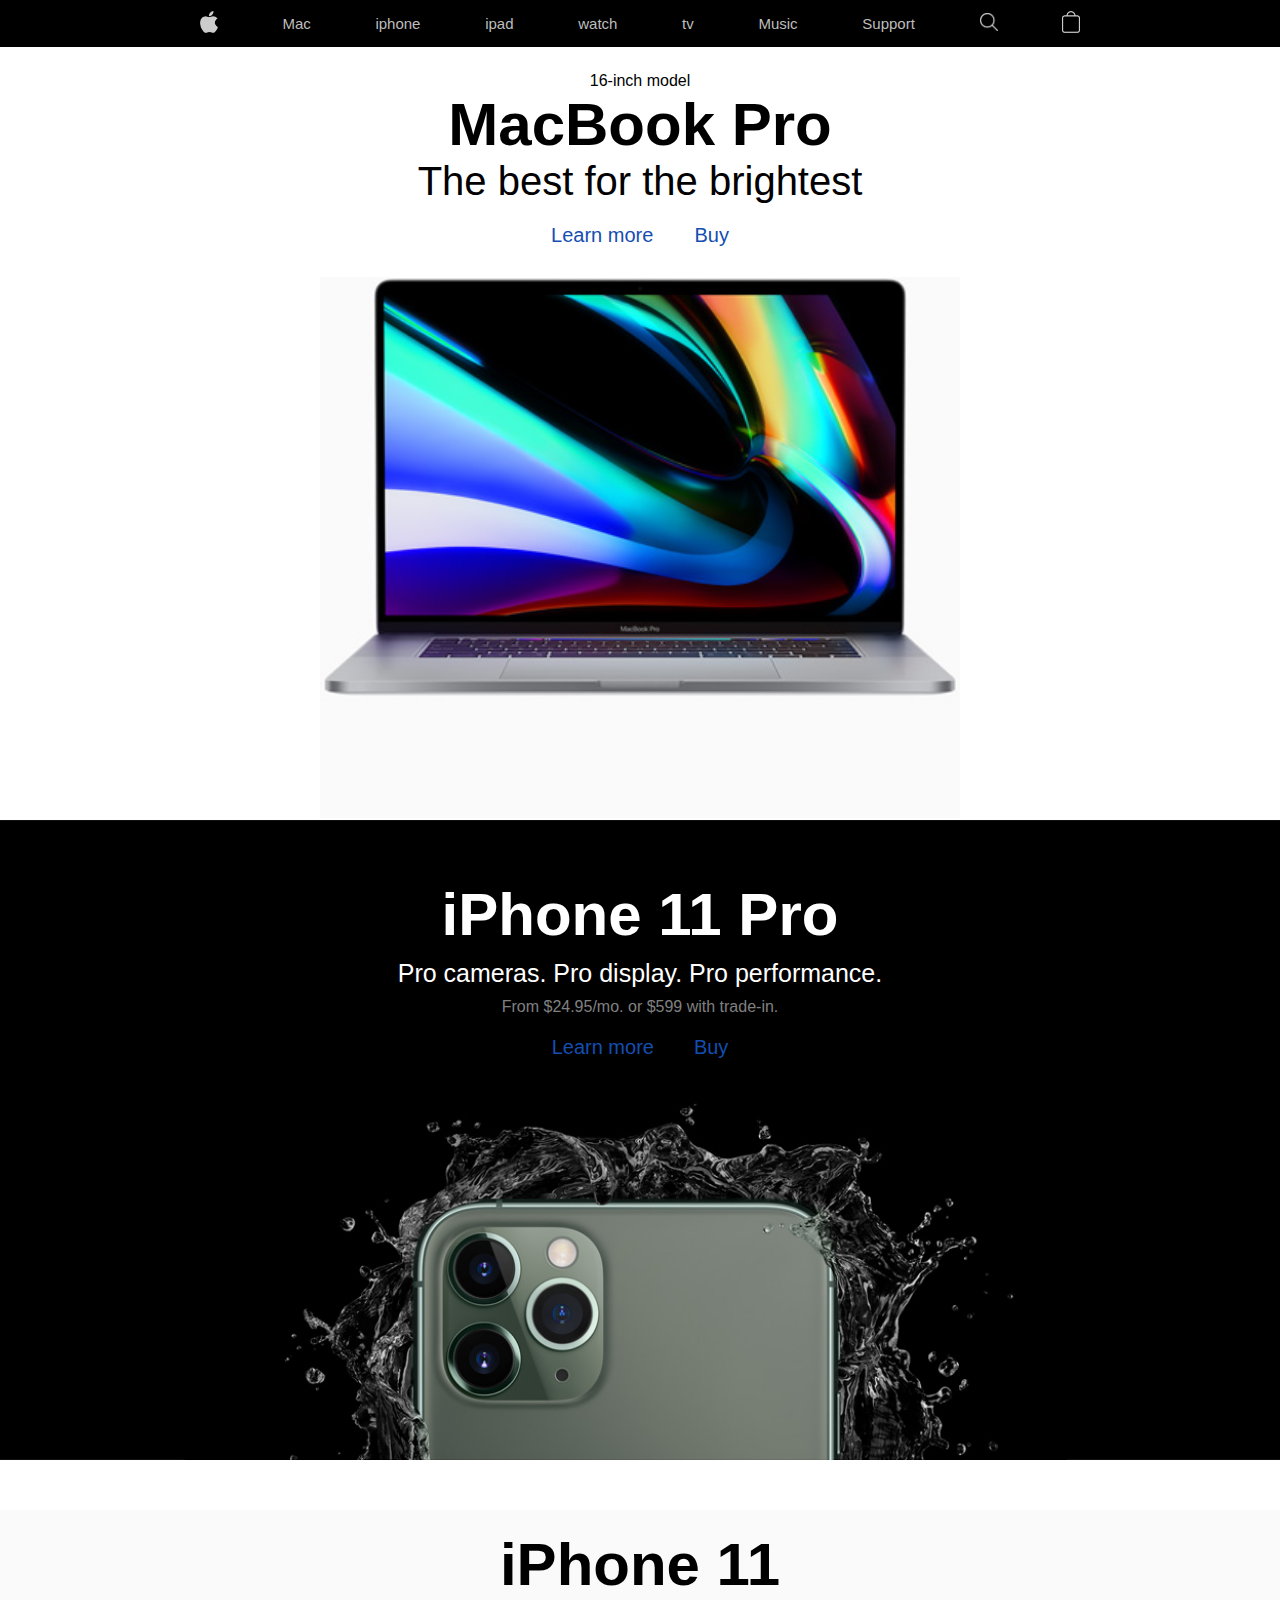
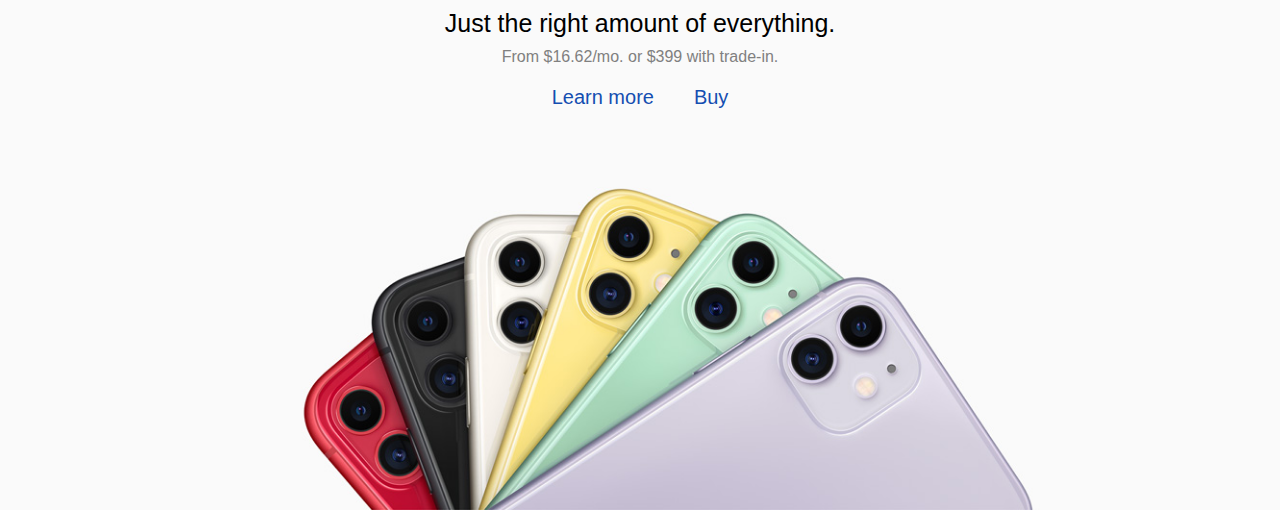
<file: phase 1/apple home page/index.html>
<!doctype html>
<html lang="en">
  <head>
    <meta charset="UTF-8" />
    <meta name="viewport" content="width=device-width, initial-scale=1.0" />
    <title>Apple Home</title>
    <link rel="stylesheet" href="css/styles.css" />
  </head>
  <body>
    <header>
      <div class="container">
        <ul>
          <li>
            <a href="#"><img src="images/icons/logo.png" alt="apple logo" /></a>
          </li>
          <li><a href="#">Mac</a></li>
          <li><a href="#">iphone</a></li>
          <li><a href="#">ipad</a></li>
          <li><a href="#">watch</a></li>
          <li><a href="#">tv</a></li>
          <li><a href="#">Music</a></li>
          <li><a href="#">Support</a></li>
          <li>
            <a href="#"
              ><img src="images/icons/search-icon.png" alt="search"
            /></a>
          </li>
          <li>
            <a href=""><img src="images/icons/cart.png" alt="cart icon" /></a>
          </li>
        </ul>
      </div>
    </header>

    <!-- macbook-pro-section -->
    <section id="macbook-pro-section">
      <div class="texts">
        <div class="inch">16-inch model</div>
        <div class="name">MacBook Pro</div>
        <div class="promotion">The best for the brightest</div>
        <div class="links">
          <ul>
            <li>
              <a href="#">Learn more</a>
            </li>
            <li>
              <a href="#">Buy</a>
            </li>
          </ul>
        </div>
      </div>
      <div class="image-container">
        <img src="images/home/macbook-pro.jpg" alt="macbook-pro image" />
      </div>
    </section>
    <!-- iphone-11-pro-section -->
    <section id="iphone-11-pro-section">
      <div class="texts">
        <div class="name">iPhone 11 Pro</div>
        <div class="phone-advert">Pro cameras. Pro display. Pro performance.</div>
        <div class="phone-price">From $24.95/mo. or $599 with trade-in.</div>
        <div class="links">
          <ul>
            <li>
              <a href="#">Learn more</a>
            </li>
            <li>
              <a href="#">Buy</a>
            </li>
          </ul>
        </div>
      </div>
    </section>
    <!-- iphone 11 -->
     <section id="iphone-11-section">
      <div class="texts">
        <div class="name">iPhone 11</div>
        <div class="phone-advert">Just the right amount of everything.</div>
        <div class="phone-price">From $16.62/mo. or $399 with trade-in.</div>
        <div class="links">
          <ul>
            <li>
              <a href="#">Learn more</a>
            </li>
            <li>
              <a href="#">Buy</a>
            </li>
          </ul>
        </div>
      </div>
    </section>
  
  <!-- 6 Grids -->
   <section></section>
   <section></section>
   <section></section>
   <section></section>
   <section></section>
   <section></section>
  </body>
</html>
</file>
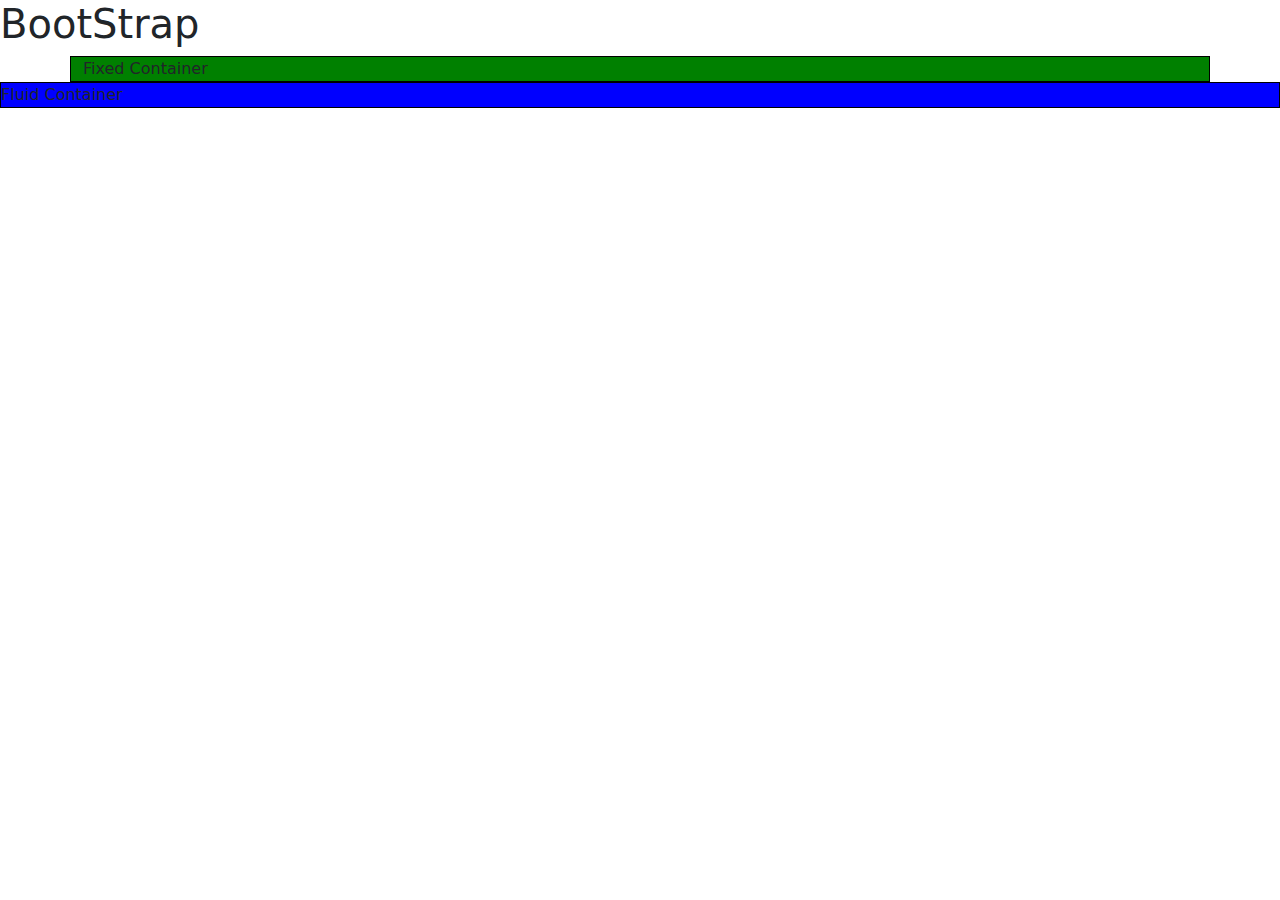
<file: phase 1/Bootstrap/index.html>
<!doctype html>
<html lang="en">
  <head>
    <meta charset="UTF-8" />
    <meta name="viewport" content="width=device-width, initial-scale=1.0" />
    <title>Bootstrap</title>
    <link rel="stylesheet" href="bootstrap.css" />
    <link rel="stylesheet" href="my.css" />
  </head>
  <body>
    <h1>BootStrap</h1>
    <div class="green container">Fixed Container</div>
    <div class="blue fluid-container">Fluid Container</div>
  </body>
</html>
</file>
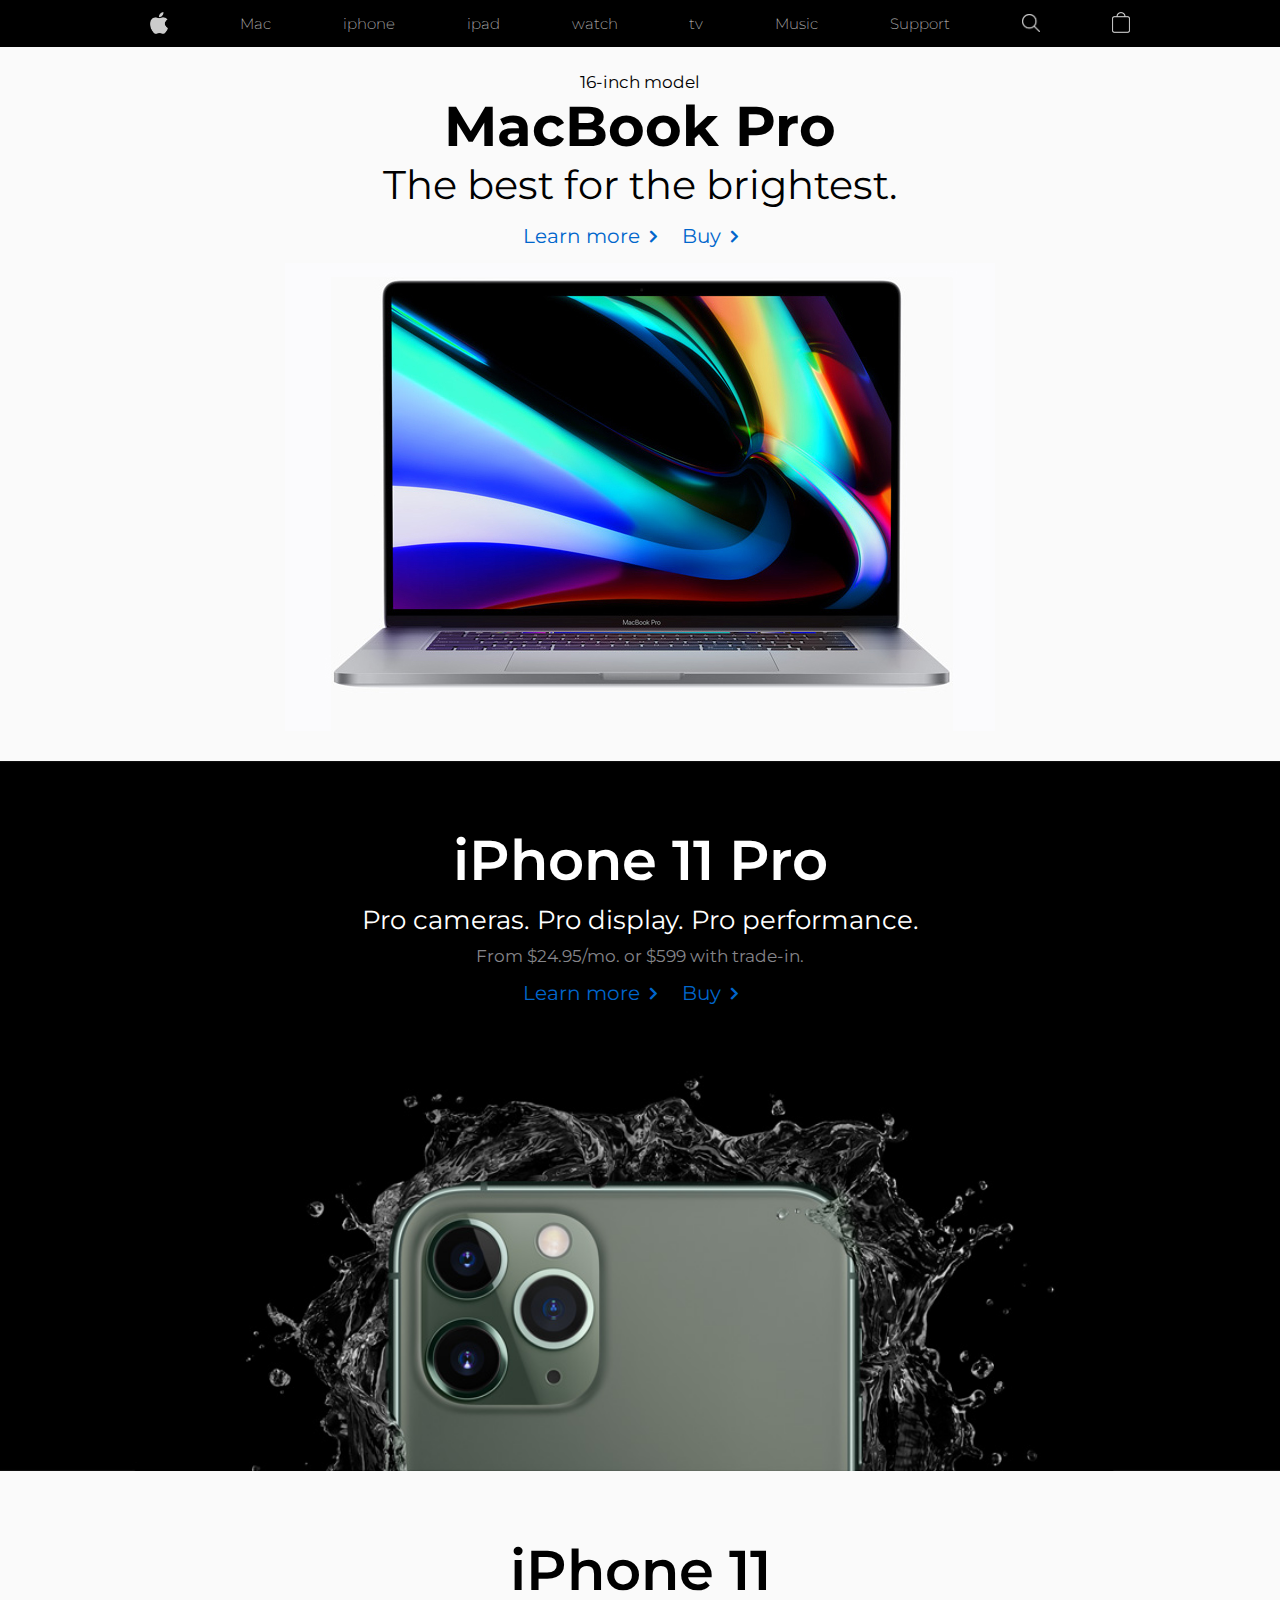
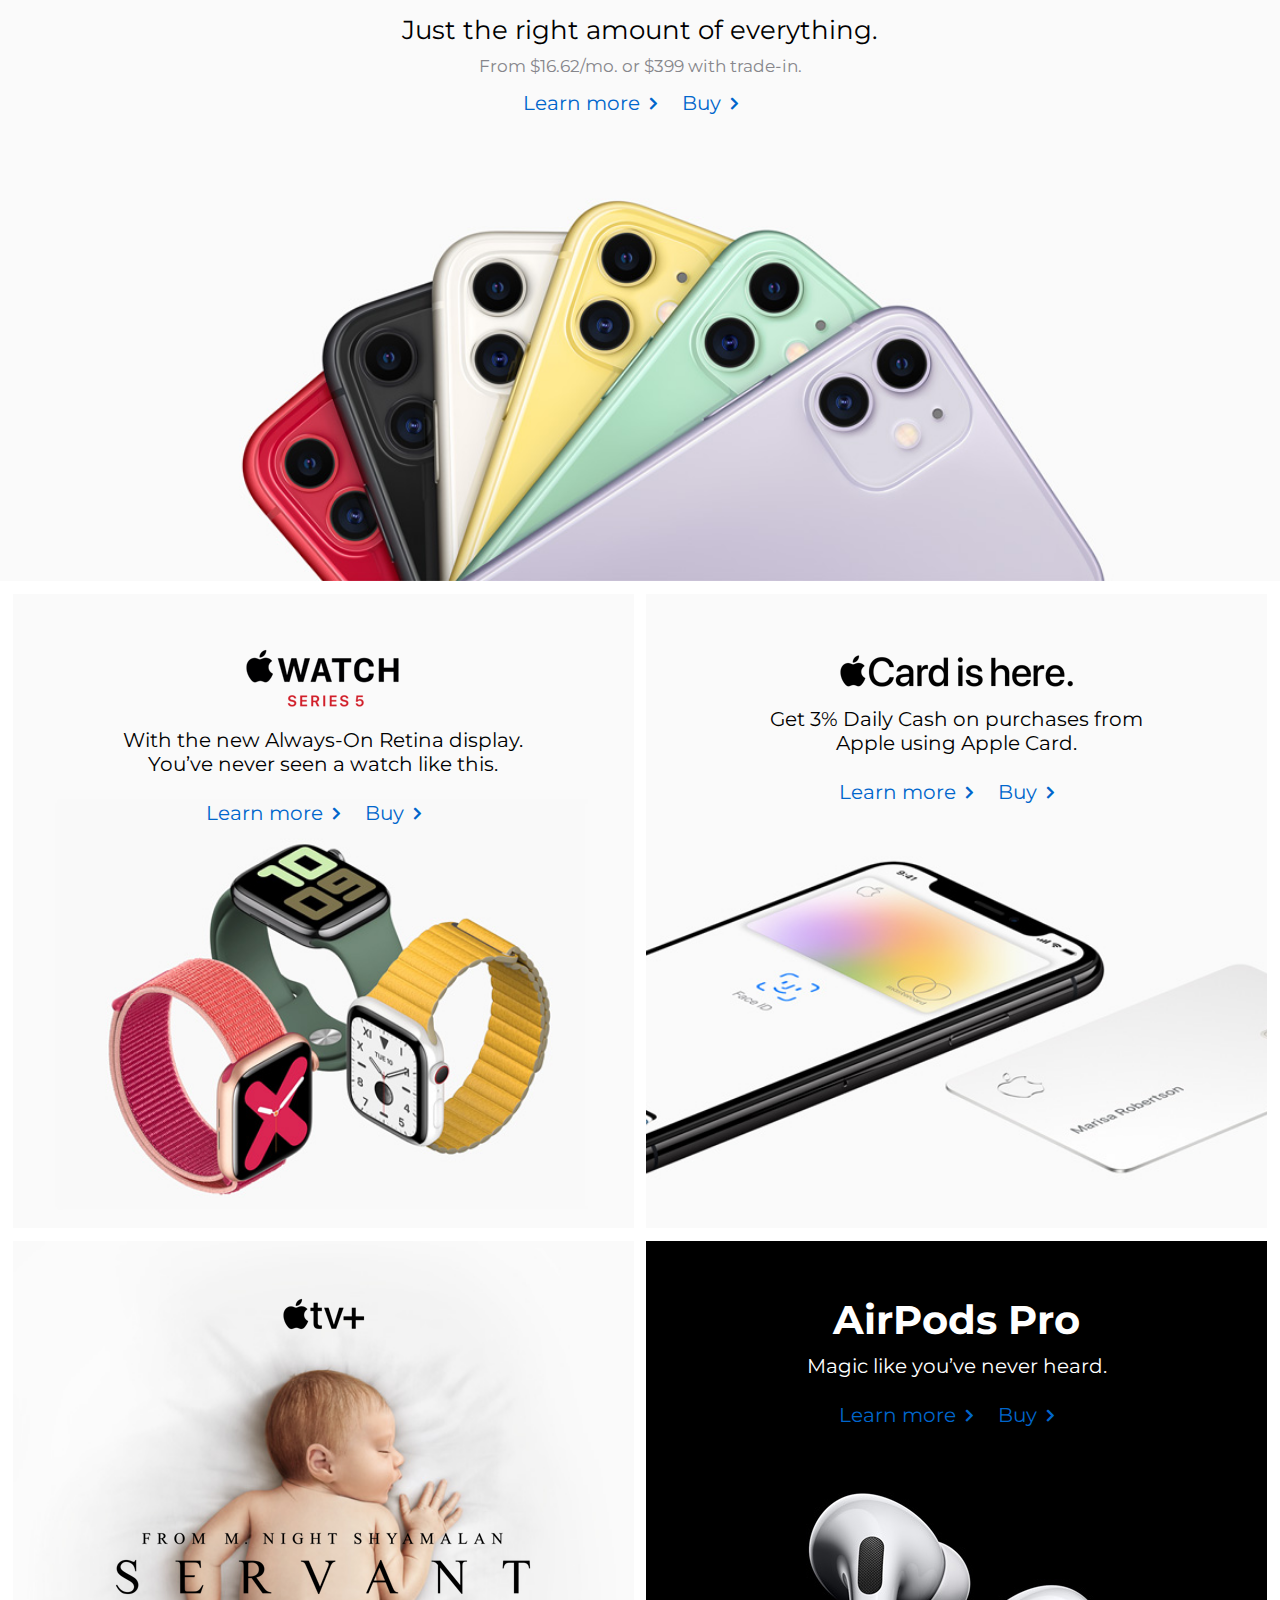
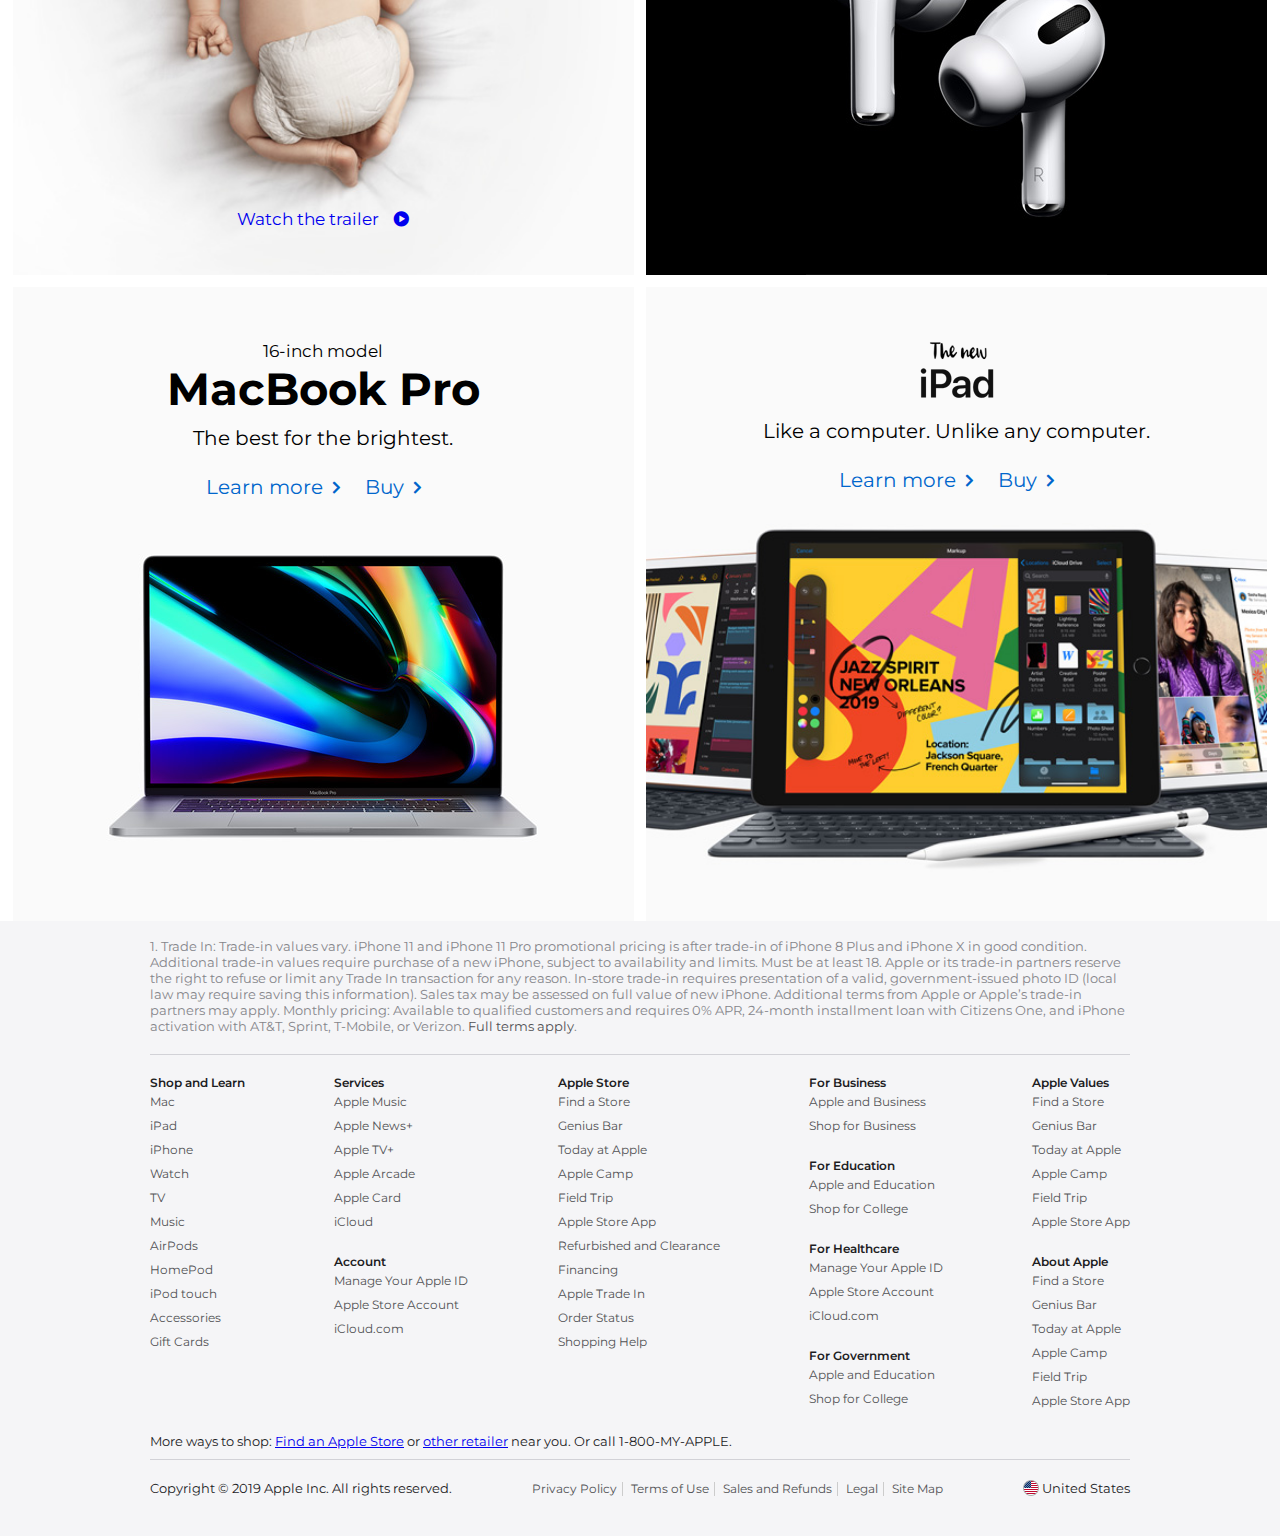
<file: phase 1/Downloaded_Apple_home_page/apple-html-css-replica/index.html>
<!DOCTYPE html>
<html>
<head>
	<title>Apple Website</title>
	<link rel="stylesheet" type="text/css" href="css/styles.css">

	<!-- Link to the Font-Awesome Font -->
	<!-- This font gives us the option to use emojies, symbols, common logos and icons as a font -->
	<link rel="stylesheet" href="https://maxcdn.bootstrapcdn.com/font-awesome/4.6.2/css/font-awesome.min.css">

	<!-- Link to Montserrat font on Google Fonts-->
	<link href="https://fonts.googleapis.com/css?family=Montserrat:200,200i,300,300i,400,600,600i,700,700i,800,800i,900,900i&display=swap" rel="stylesheet">

</head>
<body>
	<div class="outer-wrapper"> 
		<header class="header-wrapper">
			<div class="internal-wrapper"> 
				<div class="header-links-wrapper">
					<ul>
						<li class="logo-link"><a href="/"><img src="images/icons/logo.png"></a></li>
						<li><a href="/mac/">Mac</a></li>
						<li><a href="#">iphone</a></li>
						<li><a href="#">ipad</a></li>
						<li><a href="#">watch</a></li>
						<li><a href="#">tv</a></li>
						<li><a href="#">Music</a></li>
						<li><a href="#">Support</a></li>
						<li class="search-link"><a href="/search/"><img src="images/icons/search-icon.png"></a></li>
						<li class="cart-link"><a  href="/cart/"><img src="images/icons/cart.png"></a></li>
					</ul>					
				</div>
			</div>
		</header>

		<section class="main-highlight-wrapper">
			<div class="internal-wrapper"> 
				<div class="model">
					16-inch model
				</div>

				<div class="product-title">
					MacBook Pro
				</div>

				<div class="brief-description">
					The best for the brightest.
				</div>

				<div class="links-wrapper">
					<ul>
						<li><a href="">Learn more</a></li>
						<li><a href="">Buy</a></li>
					</ul> 
				</div>

				<div class="main-image-wrapper">
					<img src="images/home/mac-laptop.jpg"/>
				</div>

			</div>
		</section> 

		<section class="second-hightlight-wrapper">
			<div class="internal-wrapper">
				<div class="title-wraper">
					iPhone 11 Pro 
				</div> 

				<div class="description-wrapper">
					Pro cameras. Pro display. Pro performance.
				</div>

				<div class="price-wrapper">
					From $24.95/mo. or $599 with trade‑in.
				</div>

				<div class="links-wrapper">
					<ul>
						<li><a href="">Learn more</a></li>
						<li><a href="">Buy</a></li>
					</ul> 
				</div>
			</div>
		</section>

		<section class="third-highlight-wrapper">
			<div class="internal-wrapper">
				<div class="title-wraper">
					iPhone 11 
				</div> 
				<div class="description-wrapper">
					Just the right amount of everything.
				</div>
				<div class="price-wrapper">
					From $16.62/mo. or $399 with trade‑in.
				</div>
				<div class="links-wrapper">
					<ul>
						<li><a href="">Learn more</a></li>
						<li><a href="">Buy</a></li>
					</ul> 
				</div>
			</div>
		</section>




		
		<section class="fourth-heghlight-wrapper">
			<div class="left-side-wrapper">
				<div class="top-logo-wrapper">
					<div class="logo-wrapper">
						<img src="images/icons/watch-series5-logo.png">
					</div>
				</div>
				<div class="description-wraper">
					With the new Always-On Retina display.<br>
					You’ve never seen a watch like this.
				</div>
				<div class="links-wrapper">
					<ul>
						<li><a href="">Learn more</a></li>
						<li><a href="">Buy</a></li>
					</ul> 
				</div>
			</div>
			<div class="right-side-wrapper">
				<div class="top-logo-wrapper">
					<div class="logo-wrapper">
						<img src="images/icons/apple-card-logo.png">
					</div>
				</div>
				<div class="description-wraper">
					Get 3% Daily Cash on purchases from Apple using Apple Card.
				</div>
				<div class="links-wrapper">
					<ul>
						<li><a href="">Learn more</a></li>
						<li><a href="">Buy</a></li>
					</ul> 
				</div>
			</div>	
		</section>
		<section class="fifth-heghlight-wrapper"> 
			<div class="left-side-wrapper">
				<div class="top-logo-wrapper">
					<div class="logo-wrapper">
						<img src="images/icons/apple-tv-logo.png">
					</div>
				</div>

				<div class="tvshow-logo-wraper">
					<img src="images/icons/servant-logo.png">
				</div>

				<div class="watch-more-wrapper">
					<a href="#">Watch the trailer</a>
				</div>
			</div>
			<div class="right-side-wrapper">
				<div class="top-logo-wrapper">
					<div class="logo-wrapper">
						AirPods Pro
					</div>
				</div>

				<div class="description-wraper">
					Magic like you’ve never heard.
				</div>

				<div class="links-wrapper">
					<ul>
						<li><a href="">Learn more</a></li>
						<li><a href="">Buy</a></li>
					</ul> 
				</div>
			</div>	
		</section>
		<section class="sixth-heghlight-wrapper"> 
			<div class="left-side-wrapper">
				<div class="model">
					16-inch model
				</div>

				<div class="product-title-small">
					MacBook Pro
				</div>

				<div class="description-wraper">
					The best for the brightest.
				</div>

				<div class="links-wrapper">
					<ul>
						<li><a href="">Learn more</a></li>
						<li><a href="">Buy</a></li>
					</ul> 
				</div>
			</div>
			<div class="right-side-wrapper">
				<div class="top-logo-wrapper">
					<div class="logo-wrapper">
						<img src="images/icons/new-ipad-logo.png">
					</div>
				</div>

				<div class="description-wraper">
					Like a computer. Unlike any computer.
				</div>

				<div class="links-wrapper">
					<ul>
						<li><a href="">Learn more</a></li>
						<li><a href="">Buy</a></li>
					</ul> 
				</div>
			</div>	
		</section>





		<footer class="footer-wrapper">
			<div class="internal-wrapper"> 
				<div class="upper-text-container">
					1. Trade In: Trade‑in values vary. iPhone 11 and iPhone 11 Pro promotional pricing is after trade‑in of iPhone 8 Plus and iPhone X in good condition. Additional trade‑in values require purchase of a new iPhone, subject to availability and limits. Must be at least 18. Apple or its trade-in partners reserve the right to refuse or limit any Trade In transaction for any reason. In‑store trade‑in requires presentation of a valid, government-issued photo ID (local law may require saving this information). Sales tax may be assessed on full value of new iPhone. Additional terms from Apple or Apple’s trade-in partners may apply. Monthly pricing: Available to qualified customers and requires 0% APR, 24‑month installment loan with Citizens One, and iPhone activation with AT&T, Sprint, T‑Mobile, or Verizon. <a href="#"> Full terms apply</a>.
				</div>
				<div class="footer-links-wrapper"> 
					<div class="links-wrapper-1">
						<h3>Shop and Learn</h3>
						<ul>
							<li><a href="#">Mac</a></li>
							<li><a href="#">iPad</a></li>
							<li><a href="#">iPhone</a></li>
							<li><a href="#">Watch</a></li>
							<li><a href="#">TV</a></li>
							<li><a href="#">Music</a></li>
							<li><a href="#">AirPods</a></li>
							<li><a href="#">HomePod</a></li>
							<li><a href="#">iPod touch</a></li>
							<li><a href="#">Accessories</a></li>
							<li><a href="#">Gift Cards</a></li>
						</ul>
					</div> 
					<div class="links-wrapper-2">
						<h3>Services</h3>
						<ul>
							<li><a href="#">Apple Music</a></li>
							<li><a href="#">Apple News+</a></li>
							<li><a href="#">Apple TV+</a></li>
							<li><a href="#">Apple Arcade</a></li>
							<li><a href="#">Apple Card</a></li>
							<li><a href="#">iCloud</a></li>
						</ul>
						<h3>Account</h3>
						<ul>
							<li><a href="#">Manage Your Apple ID</a></li>
							<li><a href="#">Apple Store Account</a></li>
							<li><a href="#">iCloud.com</a></li>
						</ul>					
					</div> 
					<div class="links-wrapper-3">
						<h3>Apple Store</h3>
						<ul>
							<li><a href="#">Find a Store</a></li>
							<li><a href="#">Genius Bar</a></li>
							<li><a href="#">Today at Apple</a></li>
							<li><a href="#">Apple Camp</a></li>
							<li><a href="#">Field Trip</a></li>
							<li><a href="#">Apple Store App</a></li>
							<li><a href="#">Refurbished and Clearance</a></li>
							<li><a href="#">Financing</a></li>
							<li><a href="#">Apple Trade In</a></li>
							<li><a href="#">Order Status</a></li>
							<li><a href="#">Shopping Help</a></li>
						</ul>
					</div> 
					<div class="links-wrapper-4">
						<h3>For Business</h3>
						<ul>
							<li><a href="#">Apple and Business</a></li>
							<li><a href="#">Shop for Business</a></li>
						</ul>		
						<h3>For Education</h3>
						<ul>
							<li><a href="#">Apple and Education</a></li>
							<li><a href="#">Shop for College</a></li>
						</ul>
						<h3>For Healthcare</h3>
						<ul>
							<li><a href="#">Manage Your Apple ID</a></li>
							<li><a href="#">Apple Store Account</a></li>
							<li><a href="#">iCloud.com</a></li>
						</ul>	
						<h3>For Government</h3>
						<ul>
							<li><a href="#">Apple and Education</a></li>
							<li><a href="#">Shop for College</a></li>
						</ul>
					</div> 

					<div class="links-wrapper-5">
						<h3>Apple Values</h3>
						<ul>
							<li><a href="#">Find a Store</a></li>
							<li><a href="#">Genius Bar</a></li>
							<li><a href="#">Today at Apple</a></li>
							<li><a href="#">Apple Camp</a></li>
							<li><a href="#">Field Trip</a></li>
							<li><a href="#">Apple Store App</a></li>
						</ul>
						<h3>About Apple</h3>
						<ul>
							<li><a href="#">Find a Store</a></li>
							<li><a href="#">Genius Bar</a></li>
							<li><a href="#">Today at Apple</a></li>
							<li><a href="#">Apple Camp</a></li>
							<li><a href="#">Field Trip</a></li>
							<li><a href="#">Apple Store App</a></li>
						</ul>						
					</div> 
				</div>
				<div class="my-apple-wrapper"> 
					More ways to shop: <a href="#">Find an Apple Store</a> or <a href="#">other retailer</a> near you. Or call 1-800-MY-APPLE.
				</div>
				<div class="copyright-wrapper">
					<div class="copyright">
						Copyright © 2019 Apple Inc. All rights reserved.
					</div>
					<div class="footer-links-terms">
						<ul>
							<li><a href="#">Privacy Policy</a></li>
							<li><a href="#">Terms of Use</a></li>
							<li><a href="#">Sales and Refunds</a></li>
							<li><a href="#">Legal</a></li>
							<li><a href="#">Site Map</a></li>
						</ul>
					</div>
					<div class="footer-country">
						<div class="flag-wrapper"><img src="images/icons/16.png"></div> <div class="footer-country-name">United States</div> 
					</div>
				</div>
			</div>
		</footer> 
	</div>
</body>
</html>
</file>
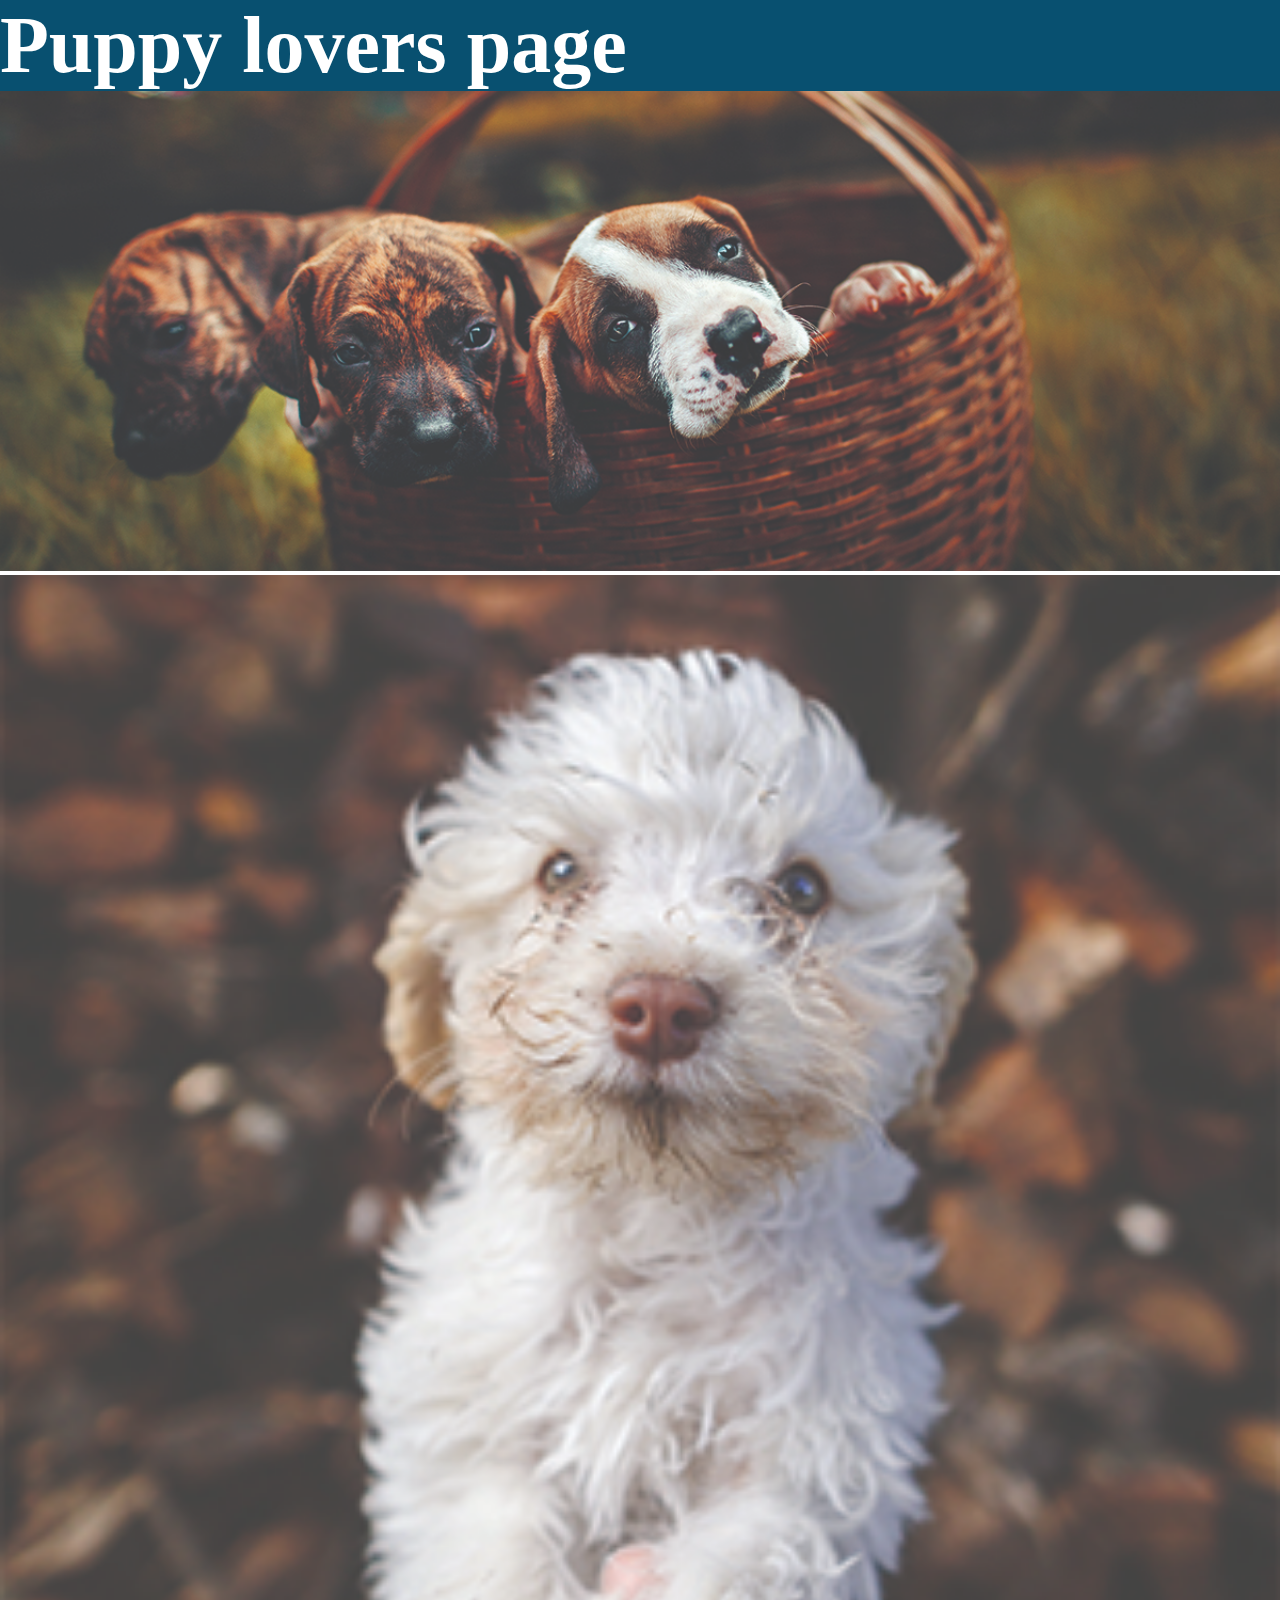
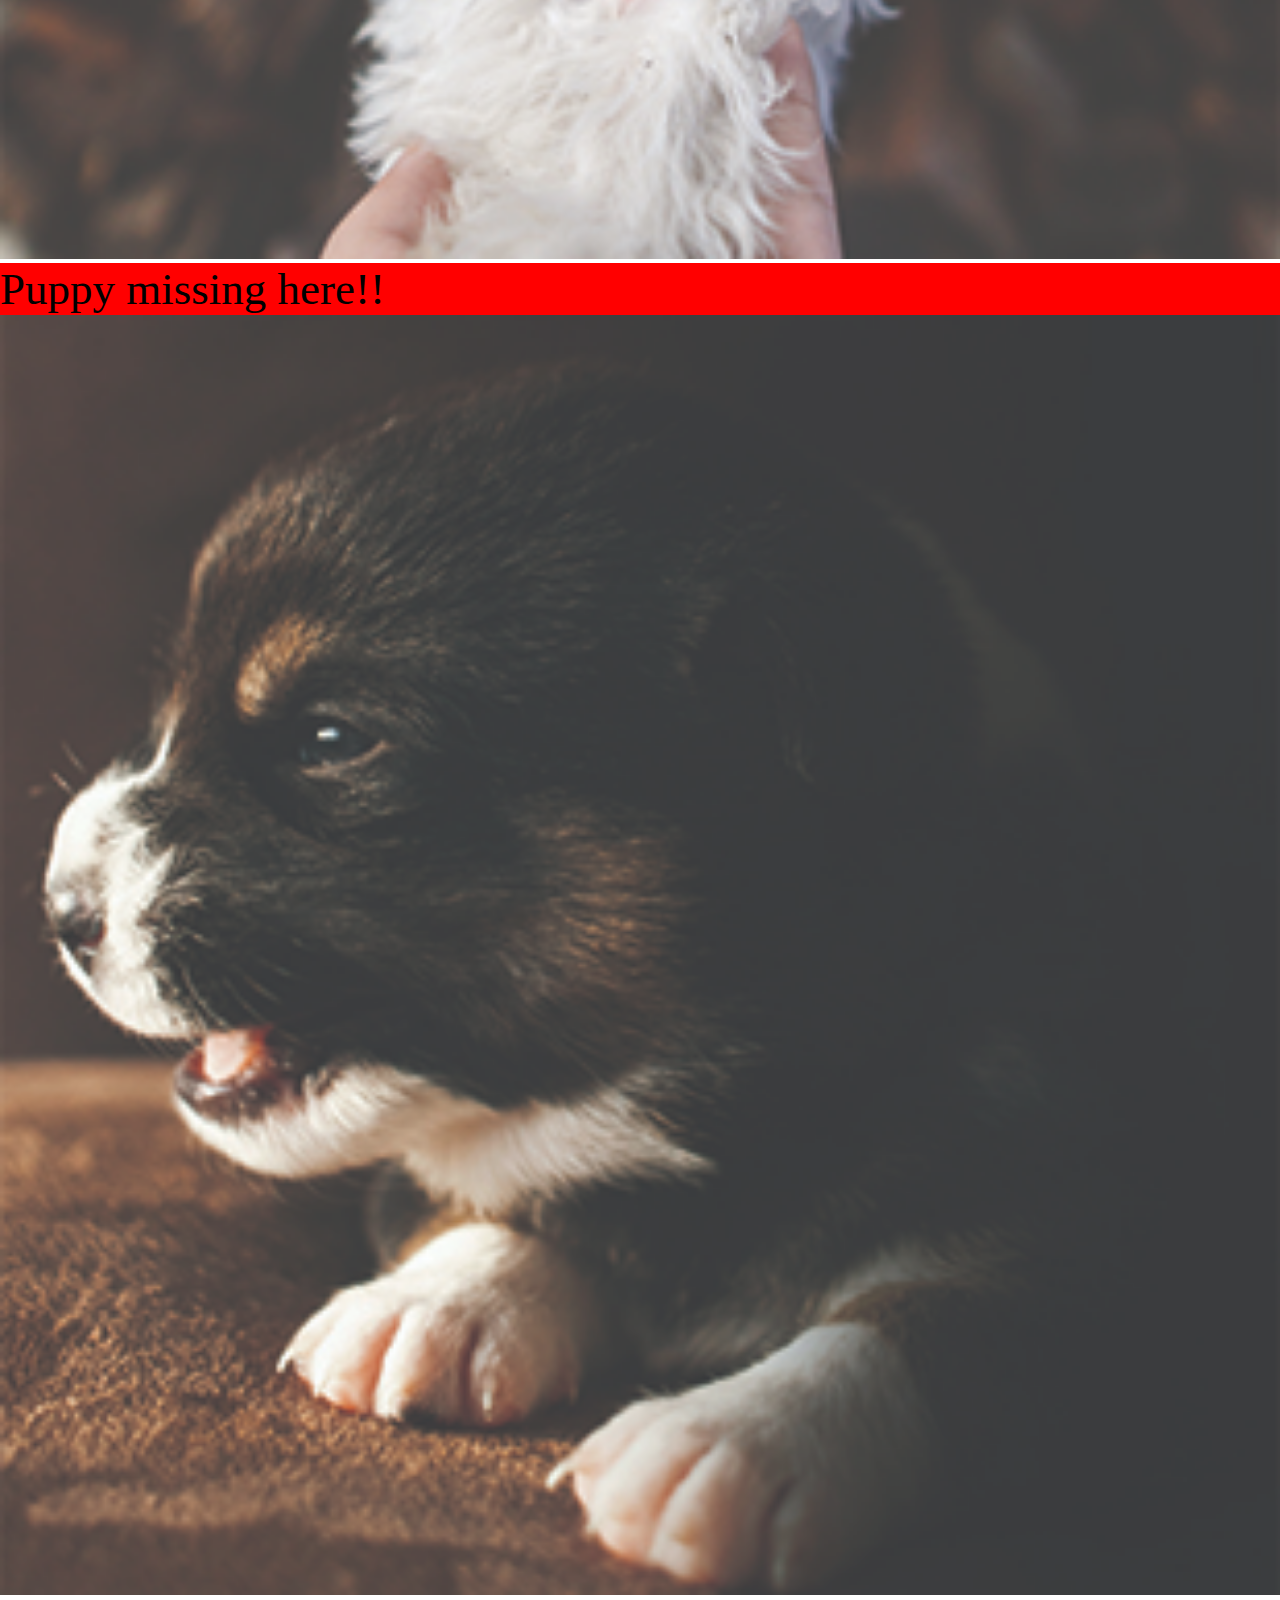
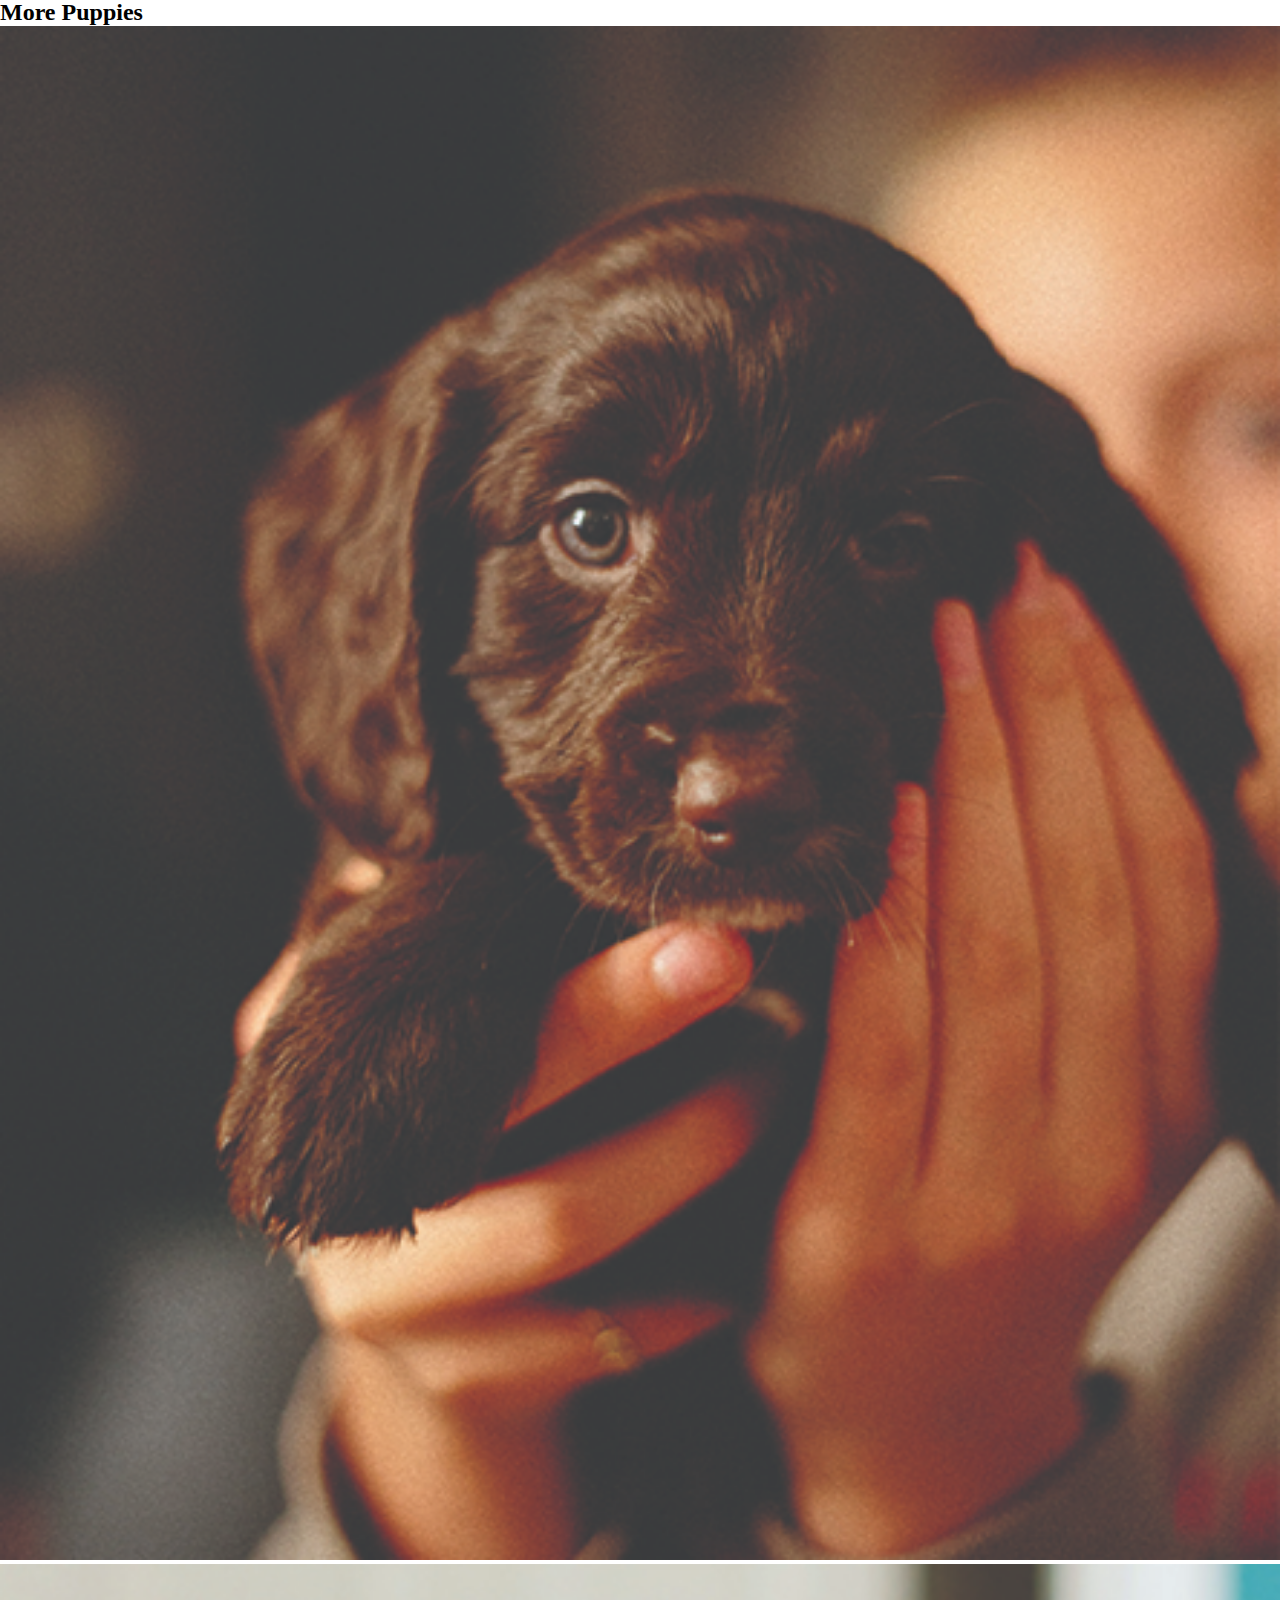
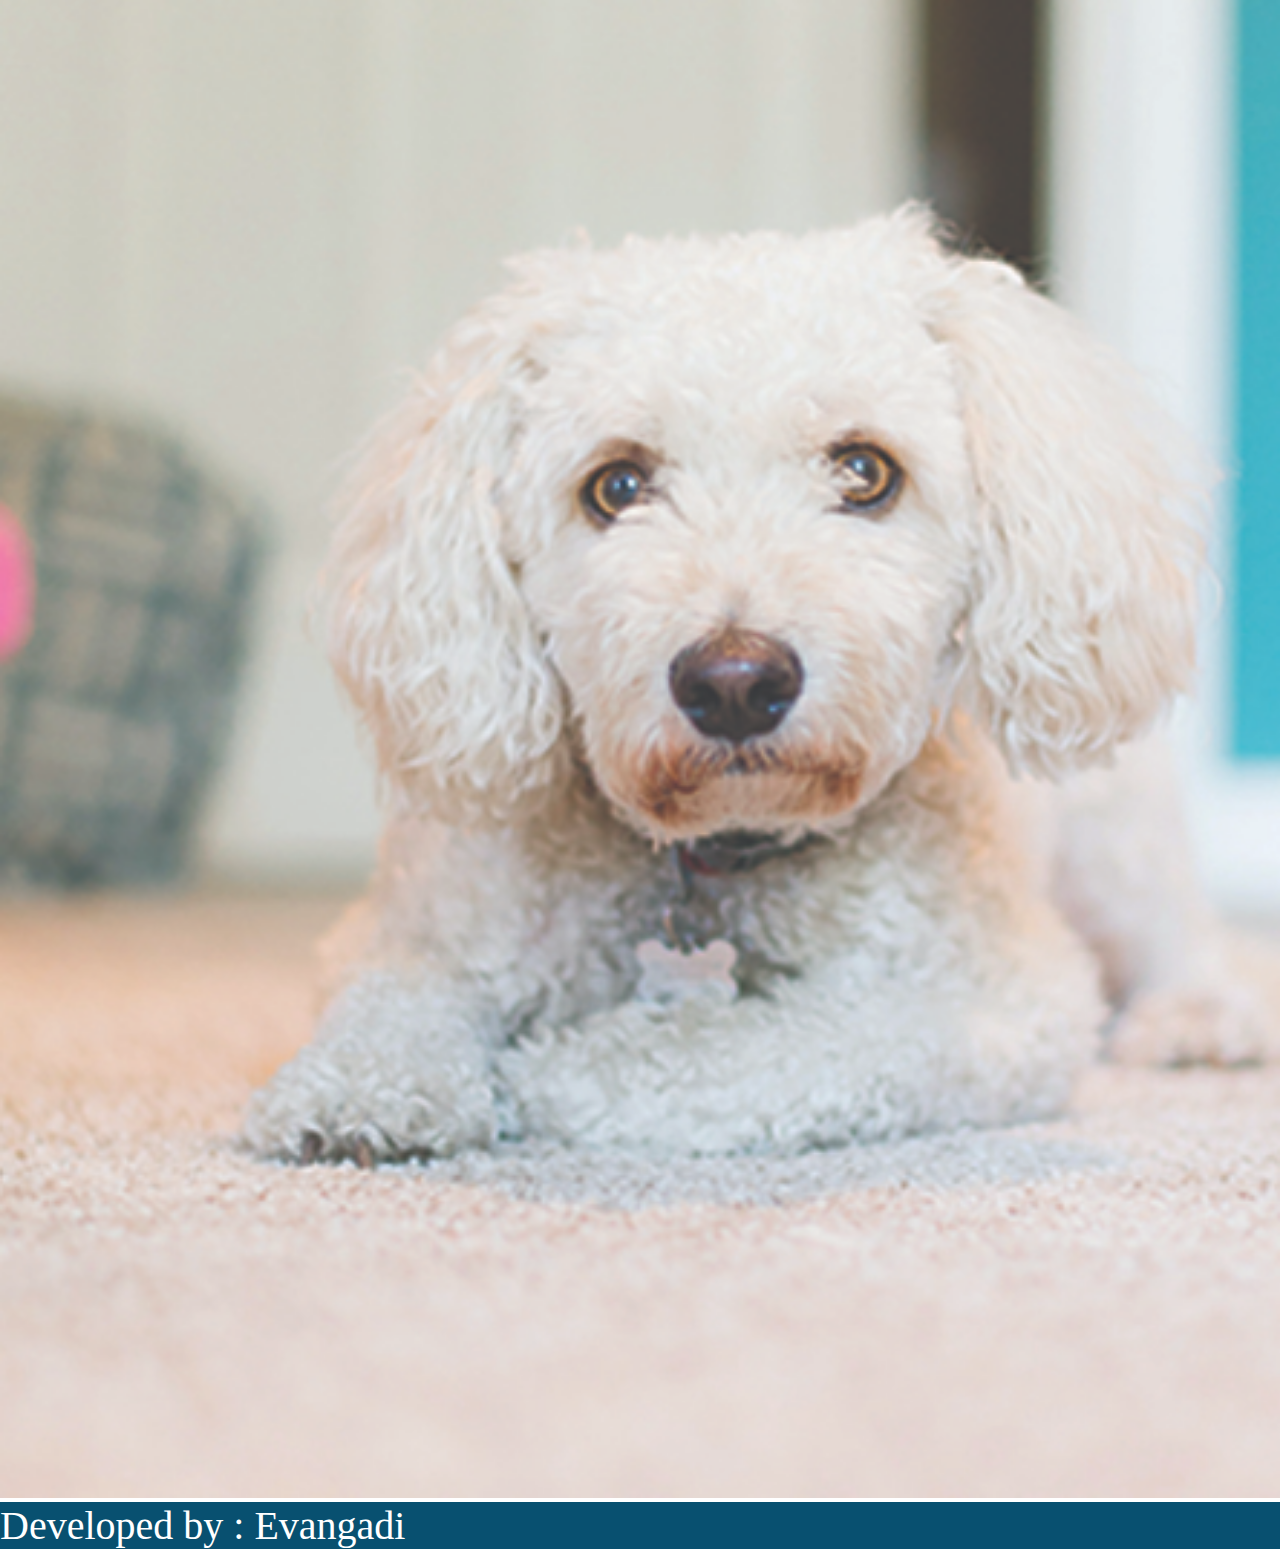
<file: phase 1/Downloaded_puppy_page_by_Bootstrap/puppy_bootstrap/index.html>
<!DOCTYPE html>
<html lang="en">

<head>
    <meta charset="UTF-8" />
    <meta http-equiv="X-UA-Compatible" content="IE=edge" />
    <meta name="viewport" content="width=device-width, initial-scale=1.0" />
    <title>Puppy Lovers Page</title>

    <!-- Bootstrap CSS only -->
    <!-- <link rel="stylesheet" href="css/bootstrap.css"> -->
    <link href="https://cdn.jsdelivr.net/npm/bootstrap@5.1.3/dist/css/bootstrap.min.css" rel="stylesheet"
        integrity="sha384-1BmE4kWBq78iYhFldvKuhfTAU6auU8tT94WrHftjDbrCEXSU1oBoqyl2QvZ6jIW3" crossorigin="anonymous">
    <script src="https://cdn.jsdelivr.net/npm/bootstrap@5.1.3/dist/js/bootstrap.bundle.min.js"
        integrity="sha384-ka7Sk0Gln4gmtz2MlQnikT1wXgYsOg+OMhuP+IlRH9sENBO0LRn5q+8nbTov4+1p"
        crossorigin="anonymous"></script>


    <!-- Custom CSS -->
    <link rel="stylesheet" href="css/style.css" />
</head>

<body>

    <header class="blueBG text-center p-3 ">
        <h1>Puppy lovers page</h1>
    </header>
    <section class="mb-5">
        <img src="./images/banner-puppies.jpg" alt="" />
    </section>
    <section class="container">
        <div class="row">
            <div class=" col-md-4 mb-md-0">
                <img src="./images/puppy-1.jpg" alt="" />
            </div>
            <div class="d-none d-md-block  col-md-4 missing px-5 pt-5">
                <p class="text-center fw-bold">Puppy missing here!!</p>
            </div>
            <div class=" mt-md-0 col-md-4 mt-5 ">
                <img src="./images/puppy-2.jpg" alt="" />
            </div>
        </div>
    </section>

    <section class="text-center my-5 ">
        <h2 class="fw-bold">More Puppies</h2>
    </section>
    <section class="container">
        <div class="row">
            <div class="mb-5 col-md-6 mb-md-0">
                <img src="./images/puppy-3.jpg" alt="" />
            </div>
            <div class="col-md-6 ">
                <img src="./images/puppy-4.jpg" alt="" />
            </div>
        </div>


    </section>


    <footer class="blueBG text-center p-5 mt-5">Developed by : Evangadi</footer>





</body>

</html>
</file>
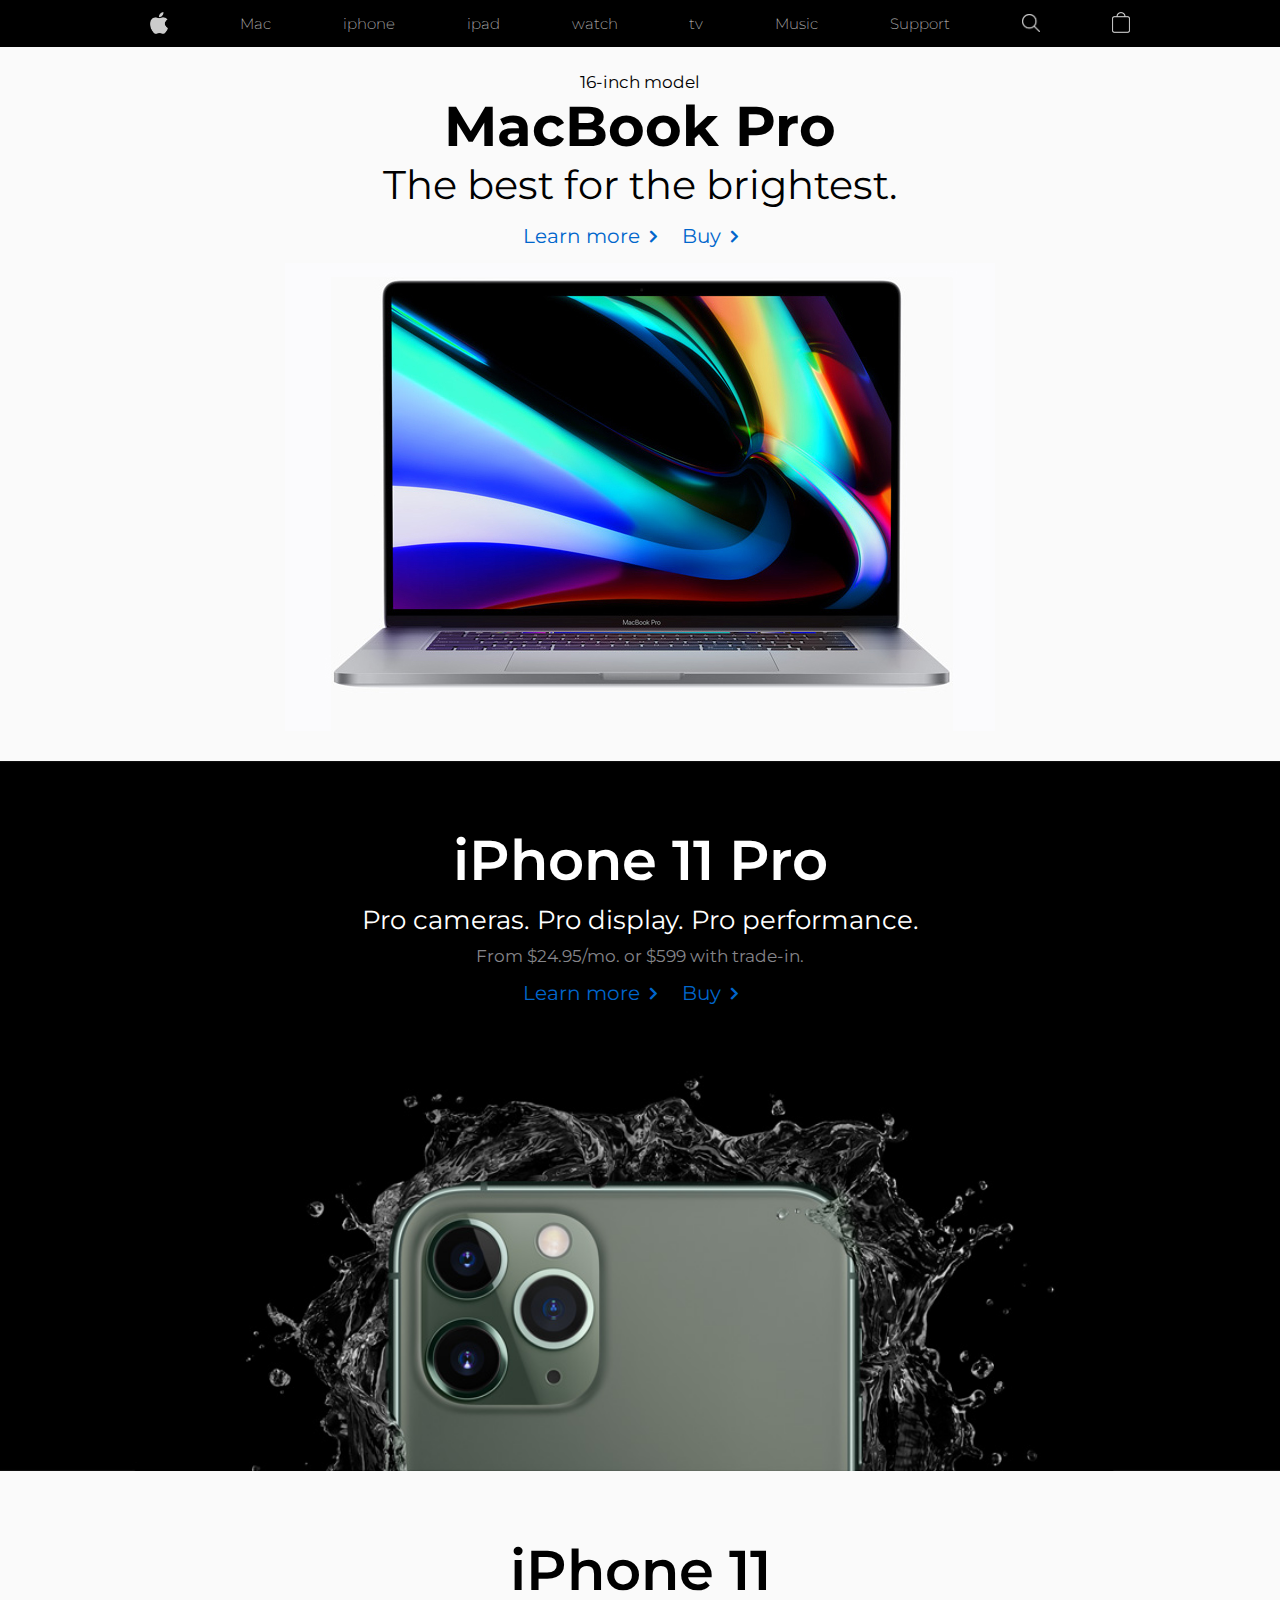
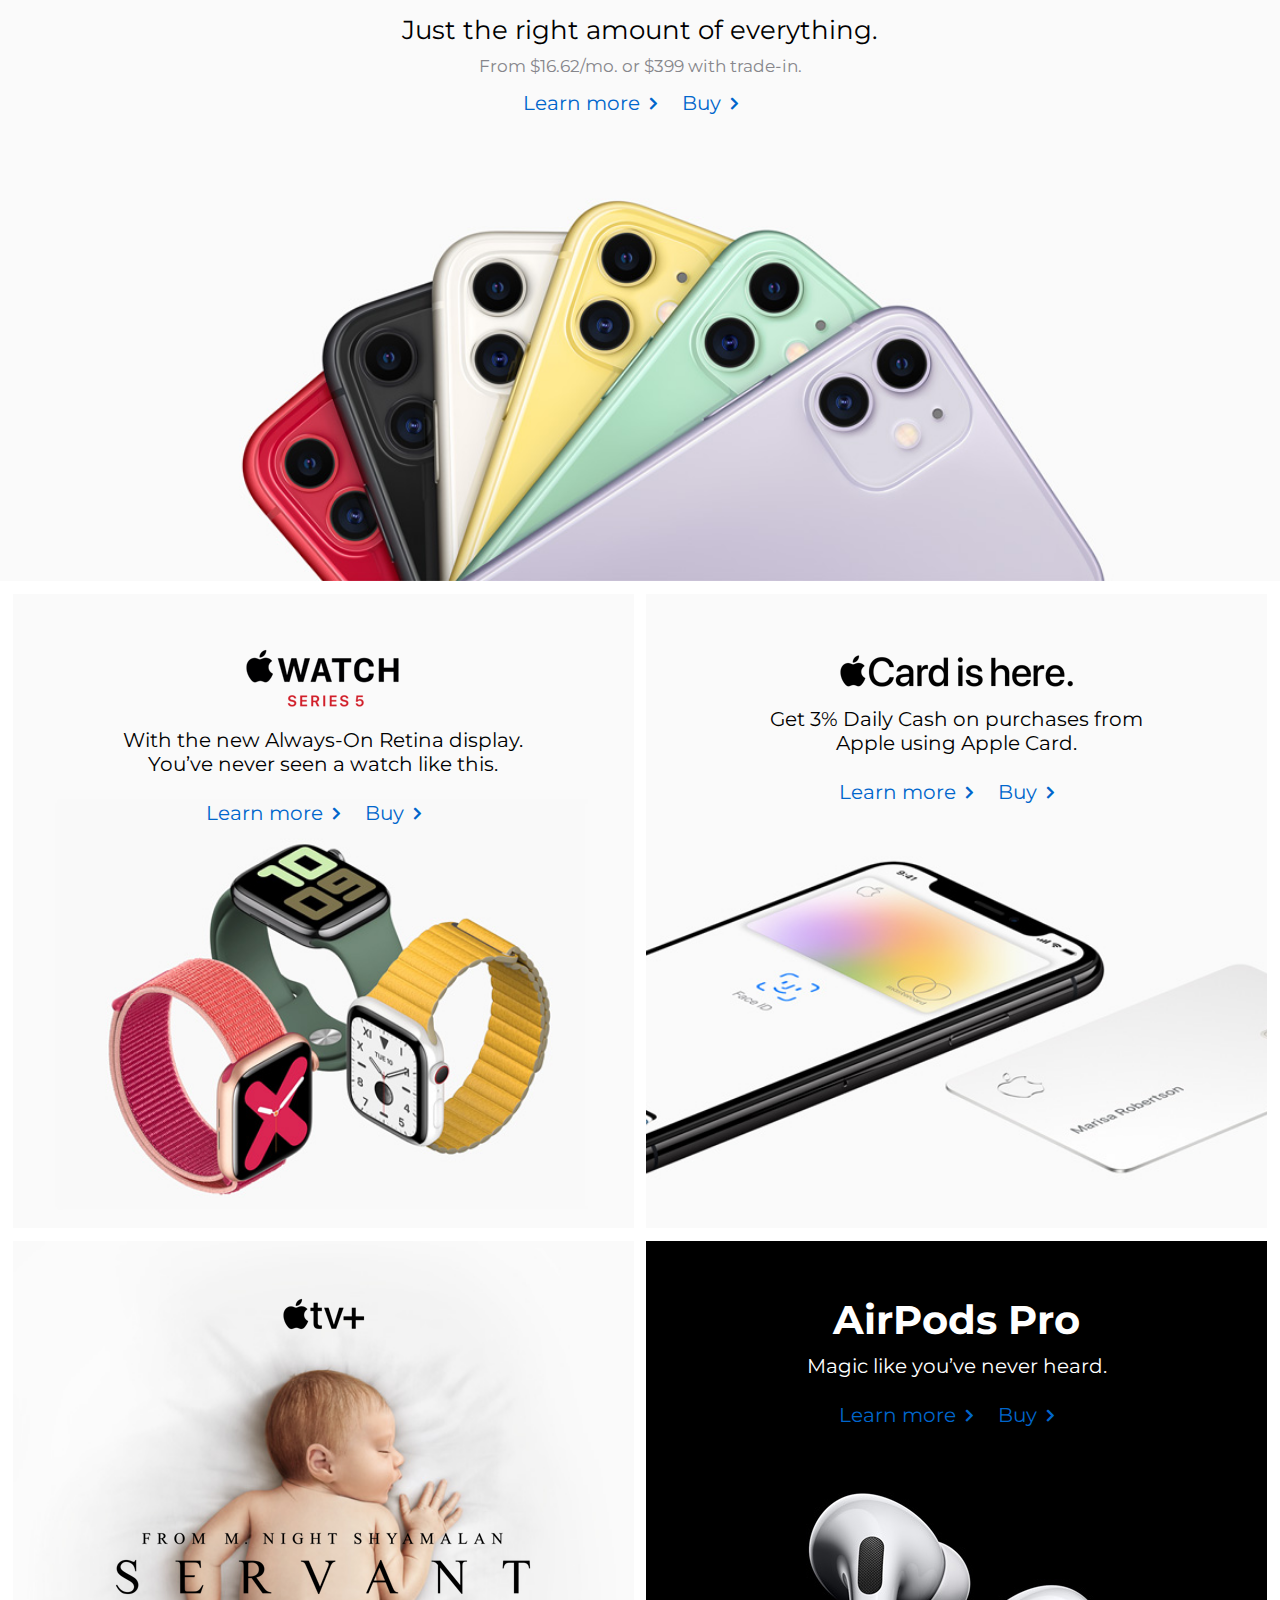
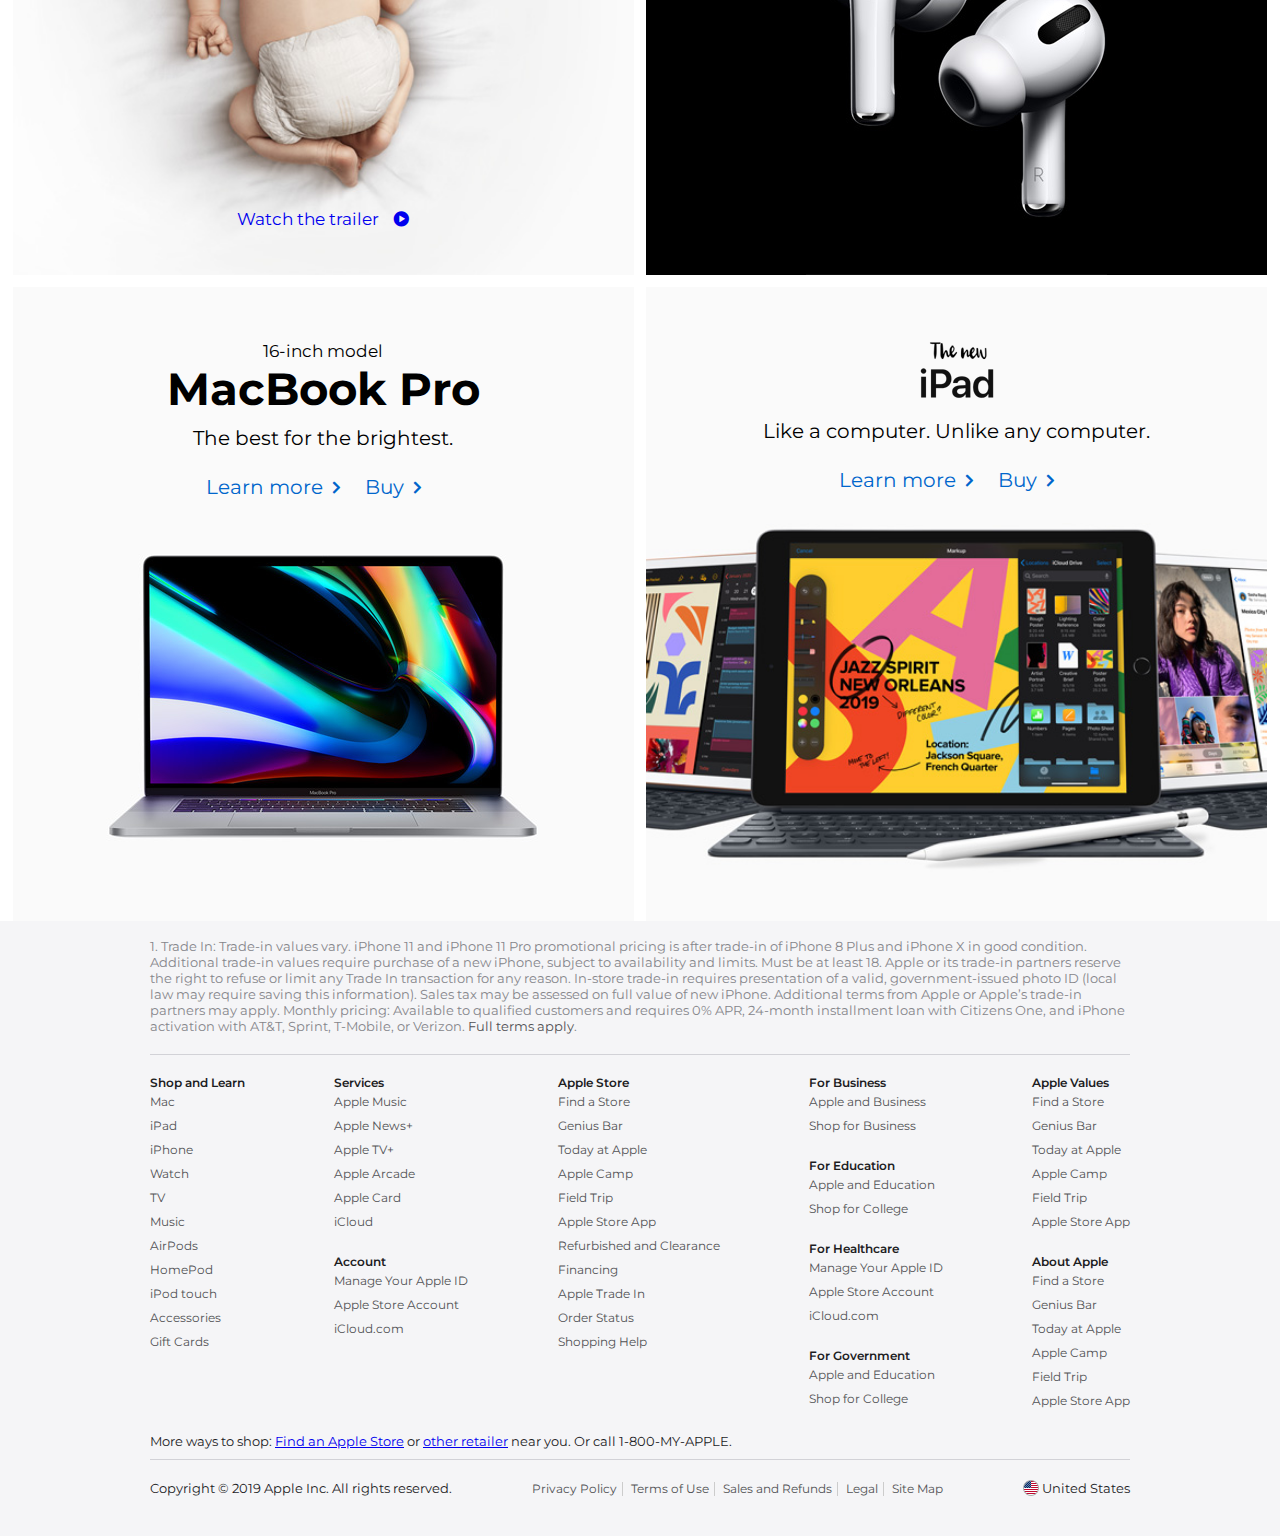
<file: phase 1/Replica/apple-html-css-replica/index.html>
<!DOCTYPE html>
<html>
<head>
	<title>Apple Website</title>
	<link rel="stylesheet" type="text/css" href="css/styles.css">

	<!-- Link to the Font-Awesome Font -->
	<!-- This font gives us the option to use emojies, symbols, common logos and icons as a font -->
	<link rel="stylesheet" href="https://maxcdn.bootstrapcdn.com/font-awesome/4.6.2/css/font-awesome.min.css">

	<!-- Link to Montserrat font on Google Fonts-->
	<link href="https://fonts.googleapis.com/css?family=Montserrat:200,200i,300,300i,400,600,600i,700,700i,800,800i,900,900i&display=swap" rel="stylesheet">

</head>
<body>
	<div class="outer-wrapper"> 
		<header class="header-wrapper">
			<div class="internal-wrapper"> 
				<div class="header-links-wrapper">
					<ul>
						<li class="logo-link"><a href="/"><img src="images/icons/logo.png"></a></li>
						<li><a href="/mac/">Mac</a></li>
						<li><a href="#">iphone</a></li>
						<li><a href="#">ipad</a></li>
						<li><a href="#">watch</a></li>
						<li><a href="#">tv</a></li>
						<li><a href="#">Music</a></li>
						<li><a href="#">Support</a></li>
						<li class="search-link"><a href="/search/"><img src="images/icons/search-icon.png"></a></li>
						<li class="cart-link"><a  href="/cart/"><img src="images/icons/cart.png"></a></li>
					</ul>					
				</div>
			</div>
		</header>

		<section class="main-highlight-wrapper">
			<div class="internal-wrapper"> 
				<div class="model">
					16-inch model
				</div>

				<div class="product-title">
					MacBook Pro
				</div>

				<div class="brief-description">
					The best for the brightest.
				</div>

				<div class="links-wrapper">
					<ul>
						<li><a href="">Learn more</a></li>
						<li><a href="">Buy</a></li>
					</ul> 
				</div>

				<div class="main-image-wrapper">
					<img src="images/home/mac-laptop.jpg"/>
				</div>

			</div>
		</section> 

		<section class="second-hightlight-wrapper">
			<div class="internal-wrapper">
				<div class="title-wraper">
					iPhone 11 Pro 
				</div> 

				<div class="description-wrapper">
					Pro cameras. Pro display. Pro performance.
				</div>

				<div class="price-wrapper">
					From $24.95/mo. or $599 with trade‑in.
				</div>

				<div class="links-wrapper">
					<ul>
						<li><a href="">Learn more</a></li>
						<li><a href="">Buy</a></li>
					</ul> 
				</div>
			</div>
		</section>

		<section class="third-highlight-wrapper">
			<div class="internal-wrapper">
				<div class="title-wraper">
					iPhone 11 
				</div> 
				<div class="description-wrapper">
					Just the right amount of everything.
				</div>
				<div class="price-wrapper">
					From $16.62/mo. or $399 with trade‑in.
				</div>
				<div class="links-wrapper">
					<ul>
						<li><a href="">Learn more</a></li>
						<li><a href="">Buy</a></li>
					</ul> 
				</div>
			</div>
		</section>




		
		<section class="fourth-heghlight-wrapper">
			<div class="left-side-wrapper">
				<div class="top-logo-wrapper">
					<div class="logo-wrapper">
						<img src="images/icons/watch-series5-logo.png">
					</div>
				</div>
				<div class="description-wraper">
					With the new Always-On Retina display.<br>
					You’ve never seen a watch like this.
				</div>
				<div class="links-wrapper">
					<ul>
						<li><a href="">Learn more</a></li>
						<li><a href="">Buy</a></li>
					</ul> 
				</div>
			</div>
			<div class="right-side-wrapper">
				<div class="top-logo-wrapper">
					<div class="logo-wrapper">
						<img src="images/icons/apple-card-logo.png">
					</div>
				</div>
				<div class="description-wraper">
					Get 3% Daily Cash on purchases from Apple using Apple Card.
				</div>
				<div class="links-wrapper">
					<ul>
						<li><a href="">Learn more</a></li>
						<li><a href="">Buy</a></li>
					</ul> 
				</div>
			</div>	
		</section>
		<section class="fifth-heghlight-wrapper"> 
			<div class="left-side-wrapper">
				<div class="top-logo-wrapper">
					<div class="logo-wrapper">
						<img src="images/icons/apple-tv-logo.png">
					</div>
				</div>

				<div class="tvshow-logo-wraper">
					<img src="images/icons/servant-logo.png">
				</div>

				<div class="watch-more-wrapper">
					<a href="#">Watch the trailer</a>
				</div>
			</div>
			<div class="right-side-wrapper">
				<div class="top-logo-wrapper">
					<div class="logo-wrapper">
						AirPods Pro
					</div>
				</div>

				<div class="description-wraper">
					Magic like you’ve never heard.
				</div>

				<div class="links-wrapper">
					<ul>
						<li><a href="">Learn more</a></li>
						<li><a href="">Buy</a></li>
					</ul> 
				</div>
			</div>	
		</section>
		<section class="sixth-heghlight-wrapper"> 
			<div class="left-side-wrapper">
				<div class="model">
					16-inch model
				</div>

				<div class="product-title-small">
					MacBook Pro
				</div>

				<div class="description-wraper">
					The best for the brightest.
				</div>

				<div class="links-wrapper">
					<ul>
						<li><a href="">Learn more</a></li>
						<li><a href="">Buy</a></li>
					</ul> 
				</div>
			</div>
			<div class="right-side-wrapper">
				<div class="top-logo-wrapper">
					<div class="logo-wrapper">
						<img src="images/icons/new-ipad-logo.png">
					</div>
				</div>

				<div class="description-wraper">
					Like a computer. Unlike any computer.
				</div>

				<div class="links-wrapper">
					<ul>
						<li><a href="">Learn more</a></li>
						<li><a href="">Buy</a></li>
					</ul> 
				</div>
			</div>	
		</section>





		<footer class="footer-wrapper">
			<div class="internal-wrapper"> 
				<div class="upper-text-container">
					1. Trade In: Trade‑in values vary. iPhone 11 and iPhone 11 Pro promotional pricing is after trade‑in of iPhone 8 Plus and iPhone X in good condition. Additional trade‑in values require purchase of a new iPhone, subject to availability and limits. Must be at least 18. Apple or its trade-in partners reserve the right to refuse or limit any Trade In transaction for any reason. In‑store trade‑in requires presentation of a valid, government-issued photo ID (local law may require saving this information). Sales tax may be assessed on full value of new iPhone. Additional terms from Apple or Apple’s trade-in partners may apply. Monthly pricing: Available to qualified customers and requires 0% APR, 24‑month installment loan with Citizens One, and iPhone activation with AT&T, Sprint, T‑Mobile, or Verizon. <a href="#"> Full terms apply</a>.
				</div>
				<div class="footer-links-wrapper"> 
					<div class="links-wrapper-1">
						<h3>Shop and Learn</h3>
						<ul>
							<li><a href="#">Mac</a></li>
							<li><a href="#">iPad</a></li>
							<li><a href="#">iPhone</a></li>
							<li><a href="#">Watch</a></li>
							<li><a href="#">TV</a></li>
							<li><a href="#">Music</a></li>
							<li><a href="#">AirPods</a></li>
							<li><a href="#">HomePod</a></li>
							<li><a href="#">iPod touch</a></li>
							<li><a href="#">Accessories</a></li>
							<li><a href="#">Gift Cards</a></li>
						</ul>
					</div> 
					<div class="links-wrapper-2">
						<h3>Services</h3>
						<ul>
							<li><a href="#">Apple Music</a></li>
							<li><a href="#">Apple News+</a></li>
							<li><a href="#">Apple TV+</a></li>
							<li><a href="#">Apple Arcade</a></li>
							<li><a href="#">Apple Card</a></li>
							<li><a href="#">iCloud</a></li>
						</ul>
						<h3>Account</h3>
						<ul>
							<li><a href="#">Manage Your Apple ID</a></li>
							<li><a href="#">Apple Store Account</a></li>
							<li><a href="#">iCloud.com</a></li>
						</ul>					
					</div> 
					<div class="links-wrapper-3">
						<h3>Apple Store</h3>
						<ul>
							<li><a href="#">Find a Store</a></li>
							<li><a href="#">Genius Bar</a></li>
							<li><a href="#">Today at Apple</a></li>
							<li><a href="#">Apple Camp</a></li>
							<li><a href="#">Field Trip</a></li>
							<li><a href="#">Apple Store App</a></li>
							<li><a href="#">Refurbished and Clearance</a></li>
							<li><a href="#">Financing</a></li>
							<li><a href="#">Apple Trade In</a></li>
							<li><a href="#">Order Status</a></li>
							<li><a href="#">Shopping Help</a></li>
						</ul>
					</div> 
					<div class="links-wrapper-4">
						<h3>For Business</h3>
						<ul>
							<li><a href="#">Apple and Business</a></li>
							<li><a href="#">Shop for Business</a></li>
						</ul>		
						<h3>For Education</h3>
						<ul>
							<li><a href="#">Apple and Education</a></li>
							<li><a href="#">Shop for College</a></li>
						</ul>
						<h3>For Healthcare</h3>
						<ul>
							<li><a href="#">Manage Your Apple ID</a></li>
							<li><a href="#">Apple Store Account</a></li>
							<li><a href="#">iCloud.com</a></li>
						</ul>	
						<h3>For Government</h3>
						<ul>
							<li><a href="#">Apple and Education</a></li>
							<li><a href="#">Shop for College</a></li>
						</ul>
					</div> 

					<div class="links-wrapper-5">
						<h3>Apple Values</h3>
						<ul>
							<li><a href="#">Find a Store</a></li>
							<li><a href="#">Genius Bar</a></li>
							<li><a href="#">Today at Apple</a></li>
							<li><a href="#">Apple Camp</a></li>
							<li><a href="#">Field Trip</a></li>
							<li><a href="#">Apple Store App</a></li>
						</ul>
						<h3>About Apple</h3>
						<ul>
							<li><a href="#">Find a Store</a></li>
							<li><a href="#">Genius Bar</a></li>
							<li><a href="#">Today at Apple</a></li>
							<li><a href="#">Apple Camp</a></li>
							<li><a href="#">Field Trip</a></li>
							<li><a href="#">Apple Store App</a></li>
						</ul>						
					</div> 
				</div>
				<div class="my-apple-wrapper"> 
					More ways to shop: <a href="#">Find an Apple Store</a> or <a href="#">other retailer</a> near you. Or call 1-800-MY-APPLE.
				</div>
				<div class="copyright-wrapper">
					<div class="copyright">
						Copyright © 2019 Apple Inc. All rights reserved.
					</div>
					<div class="footer-links-terms">
						<ul>
							<li><a href="#">Privacy Policy</a></li>
							<li><a href="#">Terms of Use</a></li>
							<li><a href="#">Sales and Refunds</a></li>
							<li><a href="#">Legal</a></li>
							<li><a href="#">Site Map</a></li>
						</ul>
					</div>
					<div class="footer-country">
						<div class="flag-wrapper"><img src="images/icons/16.png"></div> <div class="footer-country-name">United States</div> 
					</div>
				</div>
			</div>
		</footer> 
	</div>


</body>
</html>
</file>
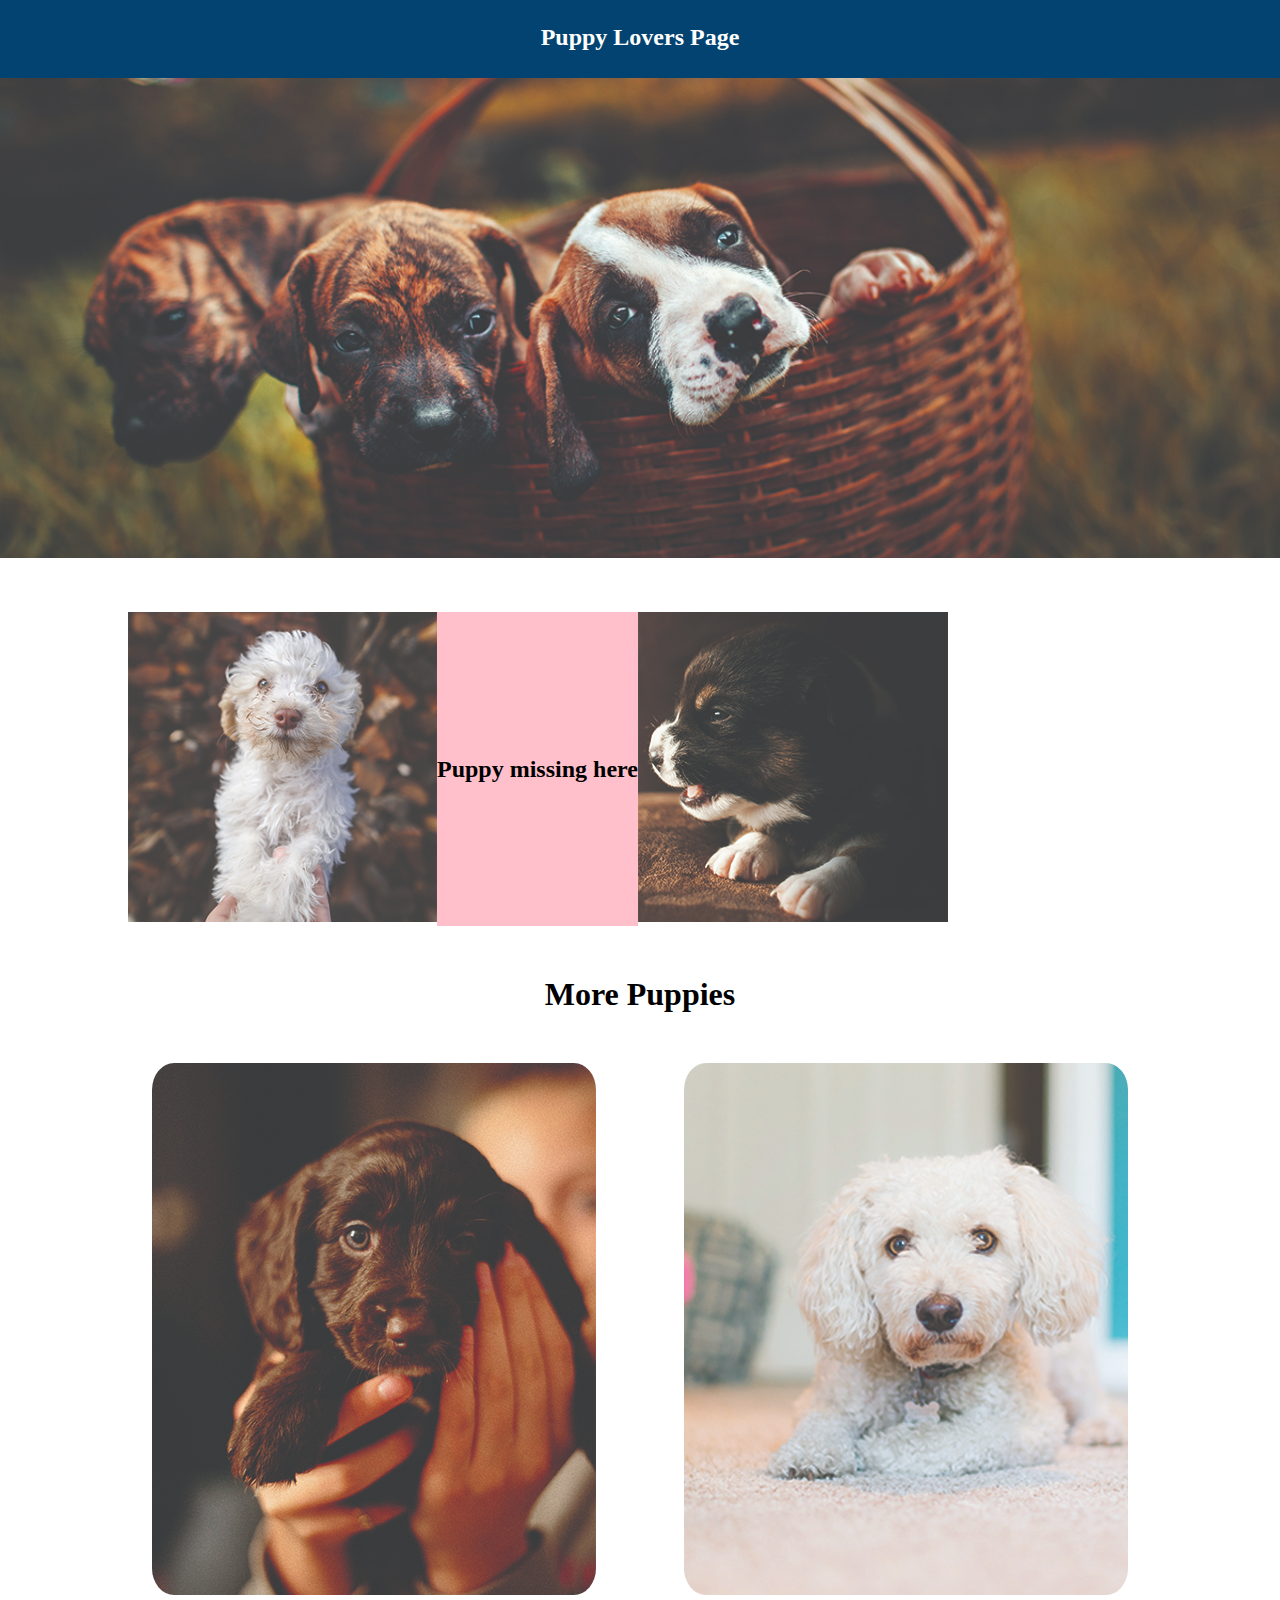
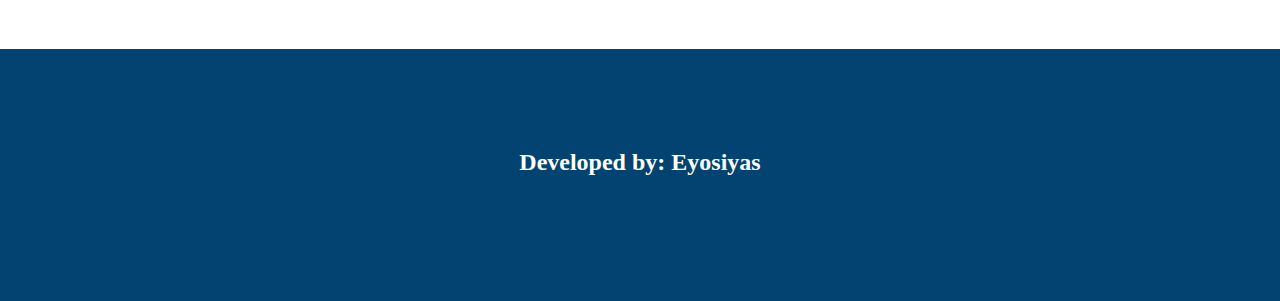
<file: phase 1/puppy lover page/puppy.html>
<!DOCTYPE html>
<html lang="en">
  <head>
    <meta charset="UTF-8" />
    <meta name="viewport" content="width=device-width, initial-scale=1.0" />
    <title>Puppy Lovers</title>
    <link rel="stylesheet" href="styles/style.css" />
  </head>
  <body>
    <header class="bg-primary">
      <p>Puppy Lovers Page</p>
    </header>

    <!-- first section -->
    <section class="hero">
      <img src="images/banner-puppies.jpg" alt="" />
    </section>

    <!-- second section -->
    <section class="puppies puppies-featured">
      <div>
        <img src="images/puppy-1.jpg" alt="" />
      </div>
      <div class="missing-puppy">
        <p>Puppy missing here</p>
      </div>
      <div>
        <img src="images/puppy-2.jpg" alt="" />
      </div>
    </section>

    <!-- third section -->
    <section class="puppies puppies-more">
      <div class="txt-container">
        <p>More Puppies</p>
      </div>

      <div class="puppies-inside">
        <div class="vertical-puppy1">
          <img src="images/puppy-3.jpg" alt="" />
        </div>
        <div class="vertical-puppy2">
          <img src="images/puppy-4.jpg" alt="" />
        </div>
      </div>
    </section>

    <footer class="bg-primary">
      <p>Developed by: Eyosiyas</p>
    </footer>
  </body>
</html>
</file>
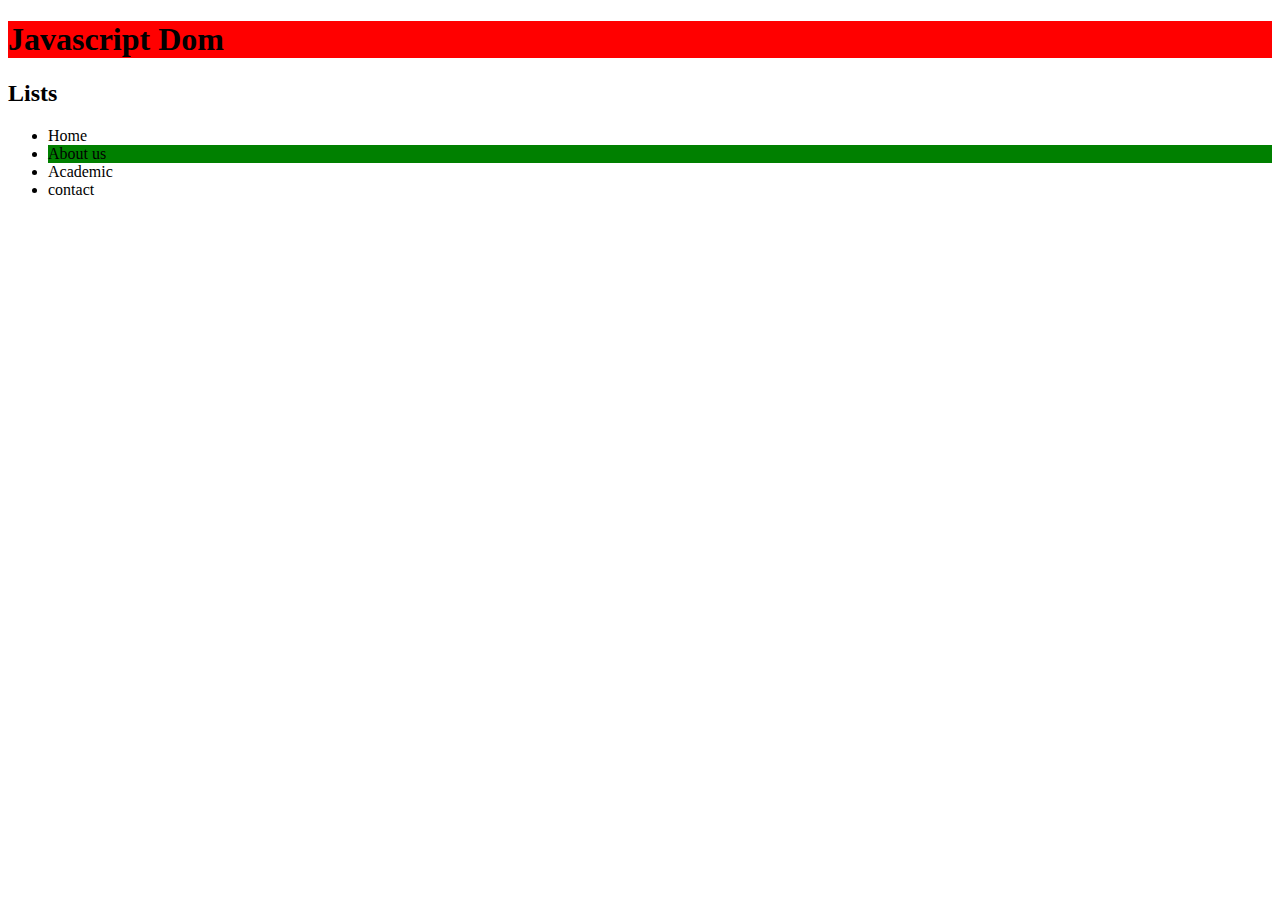
<file: Phase 2/DOM/practice.html>
<!DOCTYPE html>
<html lang="en">
<head>
  <meta charset="UTF-8">
  <meta name="viewport" content="width=device-width, initial-scale=1.0">
  <title>DOM</title>
  <script type="text/Javascript" src="script.js" defer></script>
  <style>
    .red{
      background-color: red;
    }
    .blue{
      background-color: blue;
    }
    .green{
      background-color: green;
    }
    .pink{
      background-color: pink;
    }
  </style>
</head>
<body>
  <h1 id="title" class="green">Javascript Dom</h1>
  <h2 class="test">Lists</h2>
  <ul>
    <li class="test">Home</li>
    <li class="query green">About us</li>
    <li class="query">Academic</li>
    <li>contact</li>
  </ul>
</body>
</html>
</file>
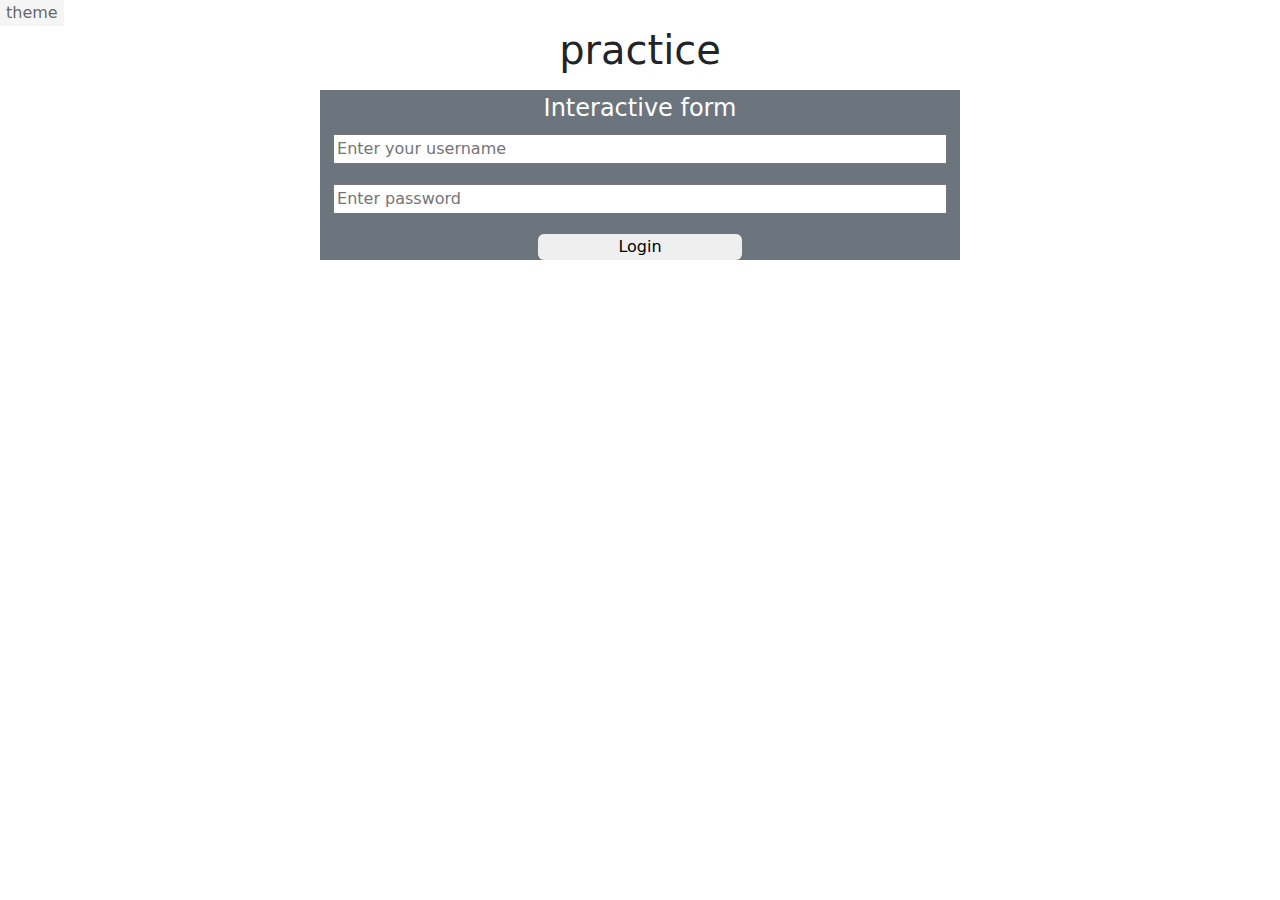
<file: Phase 2/practice1/practice1.html>
<!DOCTYPE html>
<html lang="en">
<head>
  <meta charset="UTF-8">
  <meta name="viewport" content="width=device-width, initial-scale=1.0">
  <title>Practice</title>
  <script src="practice.js" defer></script>
  <link rel="stylesheet" href="../bootstrap.css">
  <link rel="stylesheet" href="practice1.css">
</head>
<body >
  <button class="theme">theme</button>
  <h1 class="text-center ">practice</h1>
  <div>
    <div id="error-msg-holder" class="error-msg-holder hidden"></div>
  </div>
  <form action="" id="my-form1"class="d-flex justify-content-center align-items-center bg-secondary col-12 p-0 mt-3">
    <fieldset>
      <legend class="text-white text-center">Interactive form</legend>
        <input type="text" name="username" id="username" placeholder="Enter your username"
        class="col-12 p-8">
        <input type="password" name="pass" id="pass" placeholder="Enter password"
        class="col-12">
      <input type="submit" value="Login" class="d-block m-auto col-4 rounded border-0 my-button"></input>
    </fieldset>
  </form>
</body>
</html>
</file>
<file: phase 1/apple home page/css/styles.css>
*{
  margin: 0;
  padding: 0;
  box-sizing: border-box;
  max-width: 100%;
  font-size: 10px;
  font-family: sans-serif;
}
section{
  text-align: center;
}
img{
  max-width: 100%;
}
header{
  width: 100%;
  padding: 11px ;
  background-color: black;
}
header .container{
  width: 70%;
  margin-left: auto;
  margin-right: auto;
}
header .container ul{
  display: flex;
  justify-content: space-between;
  align-items: center;
}
header .container ul li{
  list-style: none;
}
header .container ul li img{
  width: 18px;
  opacity: 0.8;
}
header .container ul li a{
  text-decoration: none;
  color: rgb(190, 189, 189);
  font-size: 150%;
  font-weight: 500;
}
/* MacBook Pro section */
#macbook-pro-section{
  padding-top: 5px;
  margin-bottom: 30px;
  margin-bottom: 0px;
}
#macbook-pro-section .texts{
  margin: 20px auto 30px auto;
}
#macbook-pro-section .texts .inch{
  font-size: 1.6rem;
}
.texts .name{
  font-size: 6rem;
  font-weight: bolder;
}
#macbook-pro-section .texts .promotion {
  font-size: 4rem;
  margin-bottom: 20px;
}
#macbook-pro-section img{
  width: 50%;
}
.texts .links ul li{
   display: inline;
   list-style: none;
}
.texts .links ul li:last-child{
     margin-left: 3%;
}
.links ul li a{
  text-decoration: none;
  font-size: 2rem;
  color: rgb(20, 78, 177);
}
#macbook-pro-section .texts .links ul li a:hover{
  color: black;
}
/* iphone  11 pro */
#iphone-11-pro-section{
  background-image: url("../images/home/iphone11-pro-bg.jpg");
  background-position: center;
  background-size: 100%;
  background-repeat: no-repeat;
  background-size: cover;
  color: white;
  padding-top: 50px;
  height: 640px;
  padding: 60px  20px;
  margin-bottom: 50px;
  /* width: 100%; */
}
.texts .phone-advert{
  margin-top: 1rem;
  font-size: 2.5rem;
  margin-bottom: 1rem;
}
.texts .phone-price{
  font-size: 1.6rem;
  color: grey;
  margin-bottom: 2rem;
}
/* iphone 11 section */
#iphone-11-section{
  background-image: url("../images/home/iphone11-bg.jpg");
  background-position: center;
  background-repeat: no-repeat;
  background-size: cover;
  height: 600px;
  padding: 20px;
}

/* grid section */
.grid-section{
  display: grid;
  grid-template-areas: 
    "watch card";
  grid-template-columns: 1fr 1fr;
  /* column-gap: 3rem; */
}
/* grid card */
.grid-card{
  text-align: center;
  background-position: center;
  background-repeat: no-repeat;
  background-size: cover;
  padding: 10px;
  height: 600px;
  margin-block: 2rem;
}
.grid-card .description{
  margin: 20px;
}
.grid-card .description p{
  font-size: 1.8rem;
  font-weight: lighter;
}
.grid-card .links{
  display: inline-block;
}
.grid-card .links ul{
  display: flex;
  text-align: center;
}
.grid-card .links li{
  list-style: none;
}
.grid-card .links li:last-child{
  margin-left: 3rem;
}
/* watch-card */
.watch-card{
    background-image: url("../images/home/watch-series-5.jpg");
    grid-area: watch;
    margin-inline: 2rem;
}
/*card-card*/
.card-card{
  background-image: url("../images/home/apple-card.jpg");
  margin-right: 2rem;
}
/* tv-card */
.tv-card{
  background-image: url("../images/home/apple-tv-background.jpg");
  margin-inline: 2rem;
}
.airpod-card{
  background-image: url("../images/home/air-pods.jpg");
  margin-right: 2rem;
}
.airpod-card .logo p{
  font-size: 4rem;
  font-weight: bold;
  color: white;
}
.airpod-card .description{
  color: white;
}
.mac-pro-card{
  background-image: url("../images/home/mac-laptop.jpg");
  margin-inline: 2rem;
}


@media only screen and (max-width: 600px){

  *{
    font-size: 6px;
  }
  header .container ul li img{
   width: 16px;
  }
}
@media only screen and (max-width: 400px){
  header .container {
    width: 90%;
  }
}
</file>
<file: phase 1/Bootstrap/my.css>
.green{
  background-color: green;
}
.blue{
  background-color: blue;
}
.yellow{
  background-color: yellow;
}
.red{
  background-color: red;
}
.pink{
  background-color: pink;
}
.grey{
  background-color: grey;
}
.puple{
  background-color: purple;
}
div{
  border: 1px solid black;
}
</file>
<file: phase 1/Downloaded_Apple_home_page/apple-html-css-replica/css/styles.css>
* {
	margin: 0;
	padding: 0;
}
img {
	max-width: 100%;
}
body {
	font-size: 20px; 
	font-family: 'Montserrat', sans-serif;
}

/* Header Style */
.header-wrapper {
	background: black; 
	color: #fff;
	font-weight: 200;
	font-size: 0.75em;	
}
.header-wrapper ul {
	display: flex;
  -webkit-box-pack: justify;
  justify-content: space-between;
}
.internal-wrapper {
	width: 980px;
	padding: 0 10px;
	margin: 0 auto;
}
.header-wrapper .header-links-wrapper ul  li a {
	text-decoration: none;
	color: #fff;
}
.header-wrapper ul {
	list-style: none;
}
.header-wrapper .header-links-wrapper ul  li {
	display: inline-block;
  padding: 14px 0 8px;
  height: 25px;
  opacity: 0.8;
}
.header-wrapper .header-links-wrapper ul  li:hover {
	opacity: 1;
}	
.logo-link, .search-link, .cart-link {
	width: 18px;	
	display: block;
}
.header-wrapper .header-links-wrapper ul  li.logo-link {
	padding: 12px 0 10px;
}
.header-wrapper .header-links-wrapper ul  li.search-link {
	padding: 14px 0 8px;
}
.header-wrapper .header-links-wrapper ul  li.cart-link {
	padding: 12px 0 10px;
}

/* Footer Styling */
.footer-wrapper {
  background-color: #f5f5f7;
  color: #1d1d1f;
  font-size: .65em;
}
.upper-text-container {
  border-bottom: 1px solid #d2d2d7;
  color: #86868b;
  padding: 17px 0 20px;
}
.upper-text-container a {
	text-decoration: none;
	color: #515154; 
}
.upper-text-container a:hover {
	text-decoration: underline;
}
.footer-links-wrapper {
	display: flex;
  -webkit-box-pack: justify;
  justify-content: space-between;
  padding-top: 20px;
}
.footer-wrapper ul {
	list-style: none;
	padding-bottom: 20px;
}
.footer-wrapper ul li{
	padding: 5px 0;
	font-size: 0.9em;
}
.footer-links-wrapper a {
	color: #515154;
	text-decoration: none;
}
.footer-links-wrapper a:hover {
	text-decoration: underline;
}
.footer-links-wrapper h3 {
	font-size: 12px;
	font-weight: 600;
}
.my-apple-wrapper {
	border-bottom: 1px solid #d2d2d7;
	padding-bottom: 10px;
	margin-bottom: 10px; 
}
.copyright-wrapper {
	display: flex;
  -webkit-box-pack: justify;
  justify-content: space-between;
  padding: 10px 0 20px;
}
.footer-links-terms ul li {
  display: inline-block;
  padding: 0 5px;
  border-right: 1px solid #ccc;
}
.footer-links-terms ul li:last-child {
	border-right: 0px;
}
.footer-links-terms ul li a {
	text-decoration: none;
	color: #515154;
}
.footer-links-terms ul li a:hover {
	text-decoration: underline;
}
.footer-country {
	display: inline-block;
}
.flag-wrapper {
	display: inline-block;
	vertical-align: middle;
}
.footer-country-name{
	display: inline-block;
	vertical-align: top;
}

/* Main Highlight */
.main-highlight-wrapper {
	background: #fafafa;
	text-align: center;
	padding: 25px 0;
}
.links-wrapper ul {
	list-style: none;
}
.model {
	font-size: .85em;
}
.product-title {
	font-weight: 700;
	font-size: 56px;
}
.brief-description {
	font-size: 2em;
}
.links-wrapper {
	padding: 15px 0;
}
.links-wrapper ul li {
	display: inline-block;
	padding-right: 20px;
}
.links-wrapper ul li a {
	color: #06c;
	text-decoration: none;
}
.links-wrapper ul li a:hover {
	color: #000;
}
.links-wrapper ul li a:after {
  font-family: "FontAwesome";
  font-weight: 900;
  content: "\f105";
  padding-left: 10px;
}

/* Second Highlight Section */
.second-hightlight-wrapper {
	background-image: url("../images/home/iphone11-pro-bg.jpg");
	height: 580px;
	background-position: center;
	background-repeat: no-repeat;
  background-size: cover;
	text-align: center;
	padding: 65px 20px;
	color: #fff;
}
.title-wraper {
	font-weight: 600;
	font-size: 56px;	
}
.description-wrapper {
	font-size: 26px;
	padding: 10px 0;
}
.price-wrapper {
	color: #86868b; 
	font-size: 0.85em;
}

/* Third Highlight Section */
.third-highlight-wrapper {
	background-image: url("../images/home/iphone11-bg.jpg");
	height: 580px;
	background-position: center;
	background-repeat: no-repeat;
	background-size: cover;
	text-align: center;
	padding: 65px 20px;
}

/*Fourth Highlight Section */
.fourth-heghlight-wrapper {
	display: flex;
  -webkit-box-pack: justify;
  justify-content: space-between;
  background: #fff;
}
.left-side-wrapper {
	height: 580px;
	background-position: center;
	background-repeat: no-repeat;
	background-size: cover;
	text-align: center;
	width: 48.5%;
	margin: 1% 0.5% 0% 1%; 
	padding-top: 54px;
}
.fourth-heghlight-wrapper .left-side-wrapper {
	background-image:  url("../images/home/watch-series-5.jpg"); 
}
.right-side-wrapper {
	height: 580px;
	background-position: center;
	background-repeat: no-repeat;
	background-size: cover;
	text-align: center;	
	width: 48.5%;
	margin: 1% 1% 0% 0.5%; 
	padding-top: 54px;
}
.fourth-heghlight-wrapper .right-side-wrapper {
	background-image:  url("../images/home/apple-card.jpg"); 
}
.description-wraper {
	max-width: 430px;
	margin: 0 auto;
	padding: 10px; 
}

/*Fivth Highlight Section */
.fifth-heghlight-wrapper {
	display: flex;
  -webkit-box-pack: justify;
  justify-content: space-between;
  background: #fff;
}
.fifth-heghlight-wrapper .left-side-wrapper {
	background-image:  url("../images/home/apple-tv-background.jpg"); 
}
.fifth-heghlight-wrapper .right-side-wrapper {
	background-image:  url("../images/home/air-pods.jpg"); 
	color: #fff; 
	background-size: initial;
	background-color: #000;
	background-position: bottom;
}
.logo-wrapper {
	font-size: 40px;
	font-weight: bold;
}
.tvshow-logo-wraper {
	padding: 180px 0 200px;
}
.watch-more-wrapper a {
	text-decoration: none;
	font-size: 0.85em;
}
.watch-more-wrapper a:after {
  font-family: "FontAwesome";
  font-weight: 900;
  content: "\f144";
  padding-left: 15px;
}
/*Sixth Highlight Section */
.sixth-heghlight-wrapper {
	display: flex;
  -webkit-box-pack: justify;
  justify-content: space-between;
  background: #fff;
}
.sixth-heghlight-wrapper .left-side-wrapper {
	background-image:  url("../images/home/macbook-pro.jpg"); 
	background-size: initial;
	background-color: #fafafa;
	background-position: bottom;
}
.sixth-heghlight-wrapper .right-side-wrapper {
	background-image:  url("../images/home/new-ipad.jpg"); 
}
.product-title-small {
	font-weight: 700;
	font-size: 45px;
}
</file>
<file: phase 1/Downloaded_puppy_page_by_Bootstrap/puppy_bootstrap/css/style.css>
* {
  margin: 0;
  padding: 0;
}

img {
  width: 100%;
}
.blueBG {
  font-size: 40px;
  background-color: #085070;
  color: #fff;
}
.missing {
  background-color: red;
}
.missing p {
  font-size: 25px;
}
@media (min-width: 992px) {
  .missing p {
    font-size: 45px;
  }
}
</file>
<file: phase 1/Replica/apple-html-css-replica/css/styles.css>
* {
	margin: 0;
	padding: 0;
}
img {
	max-width: 100%;
}
body {
	font-size: 20px; 
	font-family: 'Montserrat', sans-serif;
}

/* Header Style */
.header-wrapper {
	background: black; 
	color: #fff;
	font-weight: 200;
	font-size: 0.75em;	
}
.header-wrapper ul {
	display: flex;
  -webkit-box-pack: justify;
  justify-content: space-between;
}
.internal-wrapper {
	width: 980px;
	padding: 0 10px;
	margin: 0 auto;
}
.header-wrapper .header-links-wrapper ul  li a {
	text-decoration: none;
	color: #fff;
}
.header-wrapper ul {
	list-style: none;
}
.header-wrapper .header-links-wrapper ul  li {
	display: inline-block;
  padding: 14px 0 8px;
  height: 25px;
  opacity: 0.8;
}
.header-wrapper .header-links-wrapper ul  li:hover {
	opacity: 1;
}	
.logo-link, .search-link, .cart-link {
	width: 18px;	
	display: block;
}
.header-wrapper .header-links-wrapper ul  li.logo-link {
	padding: 12px 0 10px;
}
.header-wrapper .header-links-wrapper ul  li.search-link {
	padding: 14px 0 8px;
}
.header-wrapper .header-links-wrapper ul  li.cart-link {
	padding: 12px 0 10px;
}

/* Footer Styling */
.footer-wrapper {
  background-color: #f5f5f7;
  color: #1d1d1f;
  font-size: .65em;
}
.upper-text-container {
  border-bottom: 1px solid #d2d2d7;
  color: #86868b;
  padding: 17px 0 20px;
}
.upper-text-container a {
	text-decoration: none;
	color: #515154; 
}
.upper-text-container a:hover {
	text-decoration: underline;
}
.footer-links-wrapper {
	display: flex;
  -webkit-box-pack: justify;
  justify-content: space-between;
  padding-top: 20px;
}
.footer-wrapper ul {
	list-style: none;
	padding-bottom: 20px;
}
.footer-wrapper ul li{
	padding: 5px 0;
	font-size: 0.9em;
}
.footer-links-wrapper a {
	color: #515154;
	text-decoration: none;
}
.footer-links-wrapper a:hover {
	text-decoration: underline;
}
.footer-links-wrapper h3 {
	font-size: 12px;
	font-weight: 600;
}
.my-apple-wrapper {
	border-bottom: 1px solid #d2d2d7;
	padding-bottom: 10px;
	margin-bottom: 10px; 
}
.copyright-wrapper {
	display: flex;
  -webkit-box-pack: justify;
  justify-content: space-between;
  padding: 10px 0 20px;
}
.footer-links-terms ul li {
  display: inline-block;
  padding: 0 5px;
  border-right: 1px solid #ccc;
}
.footer-links-terms ul li:last-child {
	border-right: 0px;
}
.footer-links-terms ul li a {
	text-decoration: none;
	color: #515154;
}
.footer-links-terms ul li a:hover {
	text-decoration: underline;
}
.footer-country {
	display: inline-block;
}
.flag-wrapper {
	display: inline-block;
	vertical-align: middle;
}
.footer-country-name{
	display: inline-block;
	vertical-align: top;
}

/* Main Highlight */
.main-highlight-wrapper {
	background: #fafafa;
	text-align: center;
	padding: 25px 0;
}
.links-wrapper ul {
	list-style: none;
}
.model {
	font-size: .85em;
}
.product-title {
	font-weight: 700;
	font-size: 56px;
}
.brief-description {
	font-size: 2em;
}
.links-wrapper {
	padding: 15px 0;
}
.links-wrapper ul li {
	display: inline-block;
	padding-right: 20px;
}
.links-wrapper ul li a {
	color: #06c;
	text-decoration: none;
}
.links-wrapper ul li a:hover {
	color: #000;
}
.links-wrapper ul li a:after {
  font-family: "FontAwesome";
  font-weight: 900;
  content: "\f105";
  padding-left: 10px;
}

/* Second Highlight Section */
.second-hightlight-wrapper {
	background-image: url("../images/home/iphone11-pro-bg.jpg");
	height: 580px;
	background-position: center;
	background-repeat: no-repeat;
  background-size: cover;
	text-align: center;
	padding: 65px 20px;
	color: #fff;
}
.title-wraper {
	font-weight: 600;
	font-size: 56px;	
}
.description-wrapper {
	font-size: 26px;
	padding: 10px 0;
}
.price-wrapper {
	color: #86868b; 
	font-size: 0.85em;
}

/* Third Highlight Section */
.third-highlight-wrapper {
	background-image: url("../images/home/iphone11-bg.jpg");
	height: 580px;
	background-position: center;
	background-repeat: no-repeat;
	background-size: cover;
	text-align: center;
	padding: 65px 20px;
}

/*Fourth Highlight Section */
.fourth-heghlight-wrapper {
	display: flex;
  -webkit-box-pack: justify;
  justify-content: space-between;
  background: #fff;
}
.left-side-wrapper {
	height: 580px;
	background-position: center;
	background-repeat: no-repeat;
	background-size: cover;
	text-align: center;
	width: 48.5%;
	margin: 1% 0.5% 0% 1%; 
	padding-top: 54px;
}
.fourth-heghlight-wrapper .left-side-wrapper {
	background-image:  url("../images/home/watch-series-5.jpg"); 
}
.right-side-wrapper {
	height: 580px;
	background-position: center;
	background-repeat: no-repeat;
	background-size: cover;
	text-align: center;	
	width: 48.5%;
	margin: 1% 1% 0% 0.5%; 
	padding-top: 54px;
}
.fourth-heghlight-wrapper .right-side-wrapper {
	background-image:  url("../images/home/apple-card.jpg"); 
}
.description-wraper {
	max-width: 430px;
	margin: 0 auto;
	padding: 10px; 
}

/*Fivth Highlight Section */
.fifth-heghlight-wrapper {
	display: flex;
  -webkit-box-pack: justify;
  justify-content: space-between;
  background: #fff;
}
.fifth-heghlight-wrapper .left-side-wrapper {
	background-image:  url("../images/home/apple-tv-background.jpg"); 
}
.fifth-heghlight-wrapper .right-side-wrapper {
	background-image:  url("../images/home/air-pods.jpg"); 
	color: #fff; 
	background-size: initial;
	background-color: #000;
	background-position: bottom;
}
.logo-wrapper {
	font-size: 40px;
	font-weight: bold;
}
.tvshow-logo-wraper {
	padding: 180px 0 200px;
}
.watch-more-wrapper a {
	text-decoration: none;
	font-size: 0.85em;
}
.watch-more-wrapper a:after {
  font-family: "FontAwesome";
  font-weight: 900;
  content: "\f144";
  padding-left: 15px;
}
/*Sixth Highlight Section */
.sixth-heghlight-wrapper {
	display: flex;
  -webkit-box-pack: justify;
  justify-content: space-between;
  background: #fff;
}
.sixth-heghlight-wrapper .left-side-wrapper {
	background-image:  url("../images/home/macbook-pro.jpg"); 
	background-size: initial;
	background-color: #fafafa;
	background-position: bottom;
}
.sixth-heghlight-wrapper .right-side-wrapper {
	background-image:  url("../images/home/new-ipad.jpg"); 
}
.product-title-small {
	font-weight: 700;
	font-size: 45px;
}
</file>
<file: phase 1/puppy lover page/styles/style.css>
*{
  margin: 0;
  padding: 0;
}
img{
  max-width: 100%;
}
.bg-primary{
  background-color: rgb(2, 67, 113);
  color: white;
  font-size: 24px;
  font-weight: bold;
  width: 100%;
}
header{
  text-align: center;
  padding-top: 24px;
  padding-bottom: 27px;
}
.hero{
  width: 100%;
  margin-bottom: 50px;
}
.hero img{
  width: 100%;
}
.puppies{
  width: 80%;
  margin-left: auto;
  margin-right: auto;
  
}
.puppies-featured{
  margin-left: auto;
  margin-right: auto;
  display: flex;
  
}
.missing-puppy{
  background-color: lightgray;
  display: flex;
  justify-content: center;
  align-items: center;
  font-size: 24px;
  font-weight: bold;
  text-align: center;
}
.puppies-featured div:nth-of-type(2){
  background-color: pink;
}
.puppies-more{
  width: 80%;
}
.puppies-more .txt-container{
  text-align: center;
  margin: 50px auto;
  font-size: 32px;
  font-weight: bold;
}
.puppies-more .puppies-inside{
  display: flex;
  width: 100%;
  justify-content: space-around;
}
.vertical-puppy1 img{
  margin-right: 20px;
  border-radius: 5%;
}
.vertical-puppy2 img{
  margin-left: 20px;
  border-radius: 5%;
}
footer{
  width: 100%;
  text-align: center;
  padding-bottom: 125px;
  padding-top: 100px;
  margin-top: 50px;
}
</file>
<file: Phase 2/practice1/practice1.css>
input{
  margin-bottom: 20px;
}
.my-button:hover{
  opacity: 0.6;
}
.my-button:active{
  opacity: 0.8;
}
form{
  max-width: 50%;
  margin: auto;
  padding: 10px;
}
.display-error{
  background-color: pink;
  text-align: center;
  display: block;
  max-width: 50%;
  margin: auto;
  border: 1px solid red;
}
.display-success{
  background-color: lightgreen;
  text-align: center;
  display: block;
  max-width: 50%;
  margin: auto;
  border: 1px solid green;
}
.hidden{
  display: none;
}
.theme{
  border: none;
}
.theme:hover{
  opacity: 0.6;
}
.theme:active{
  opacity: 0.8;
}
.black{
  background-color: black;
  color: white;
}
</file>
